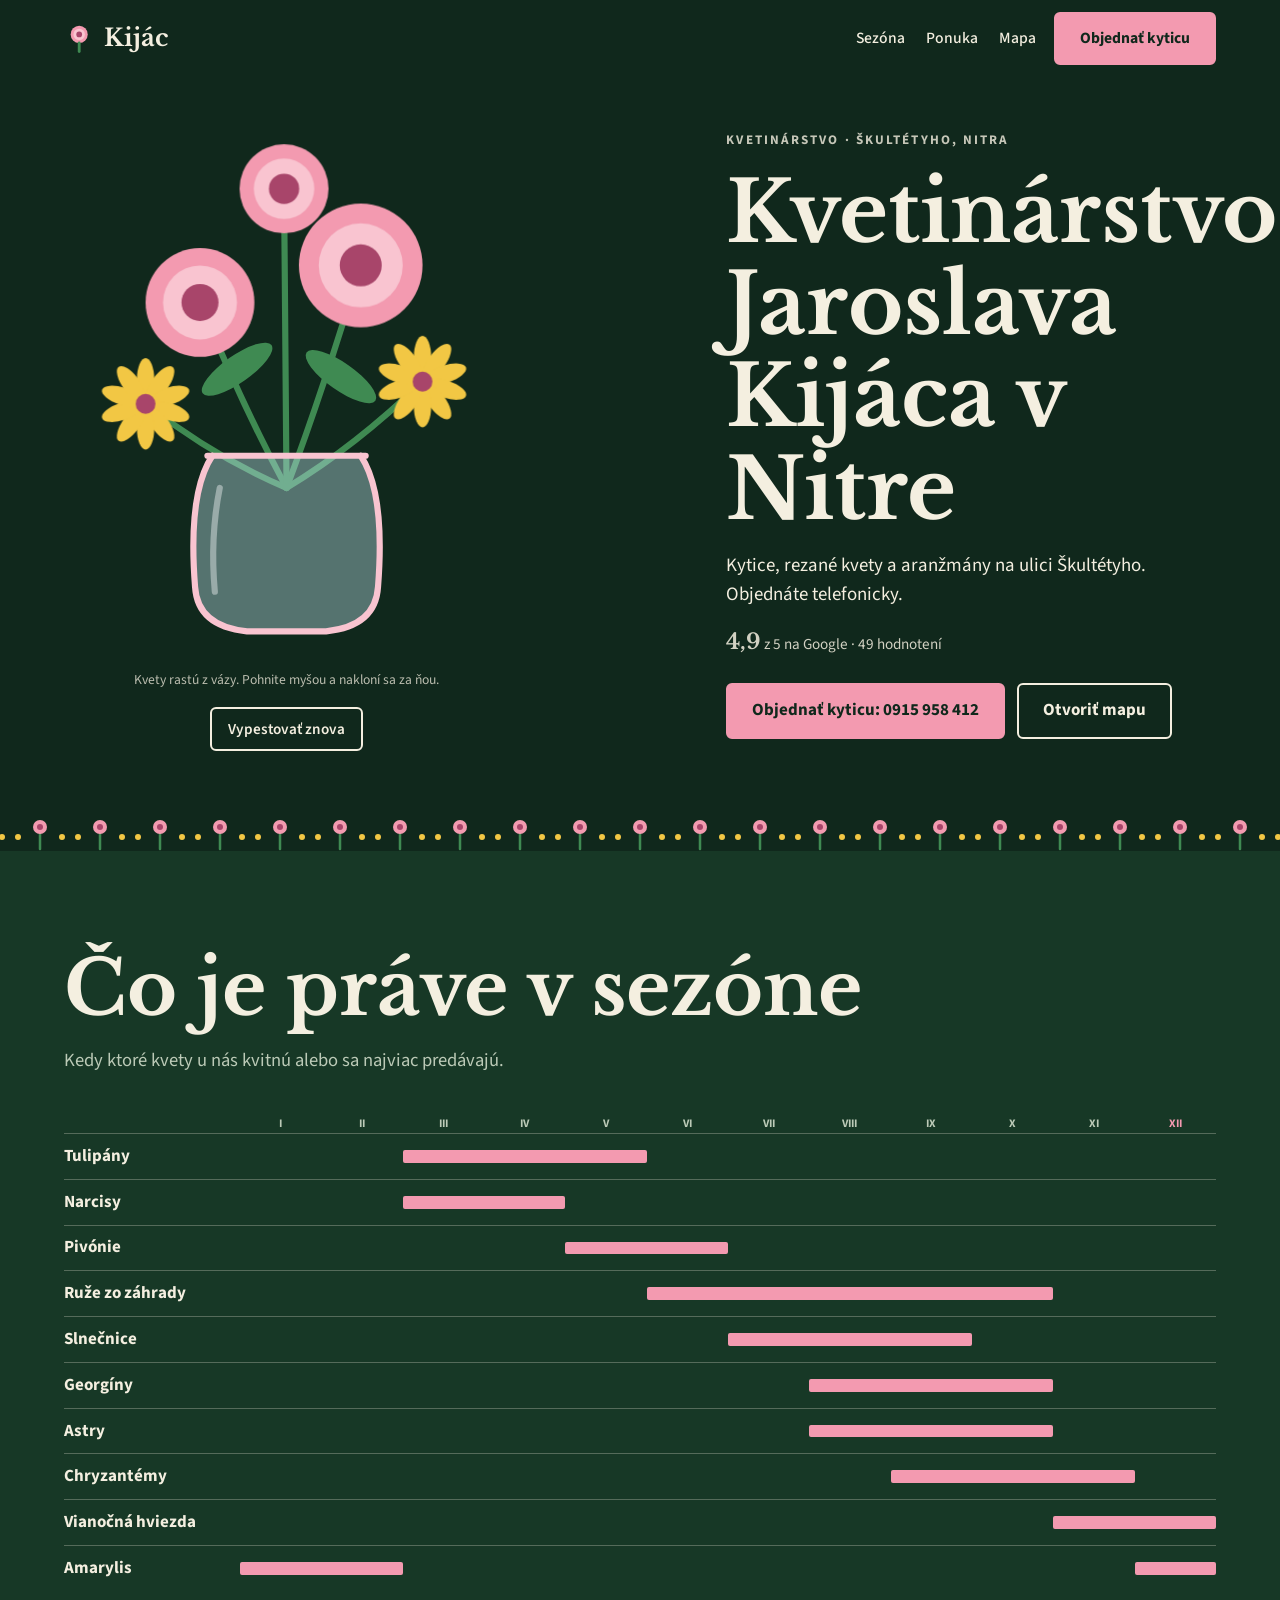
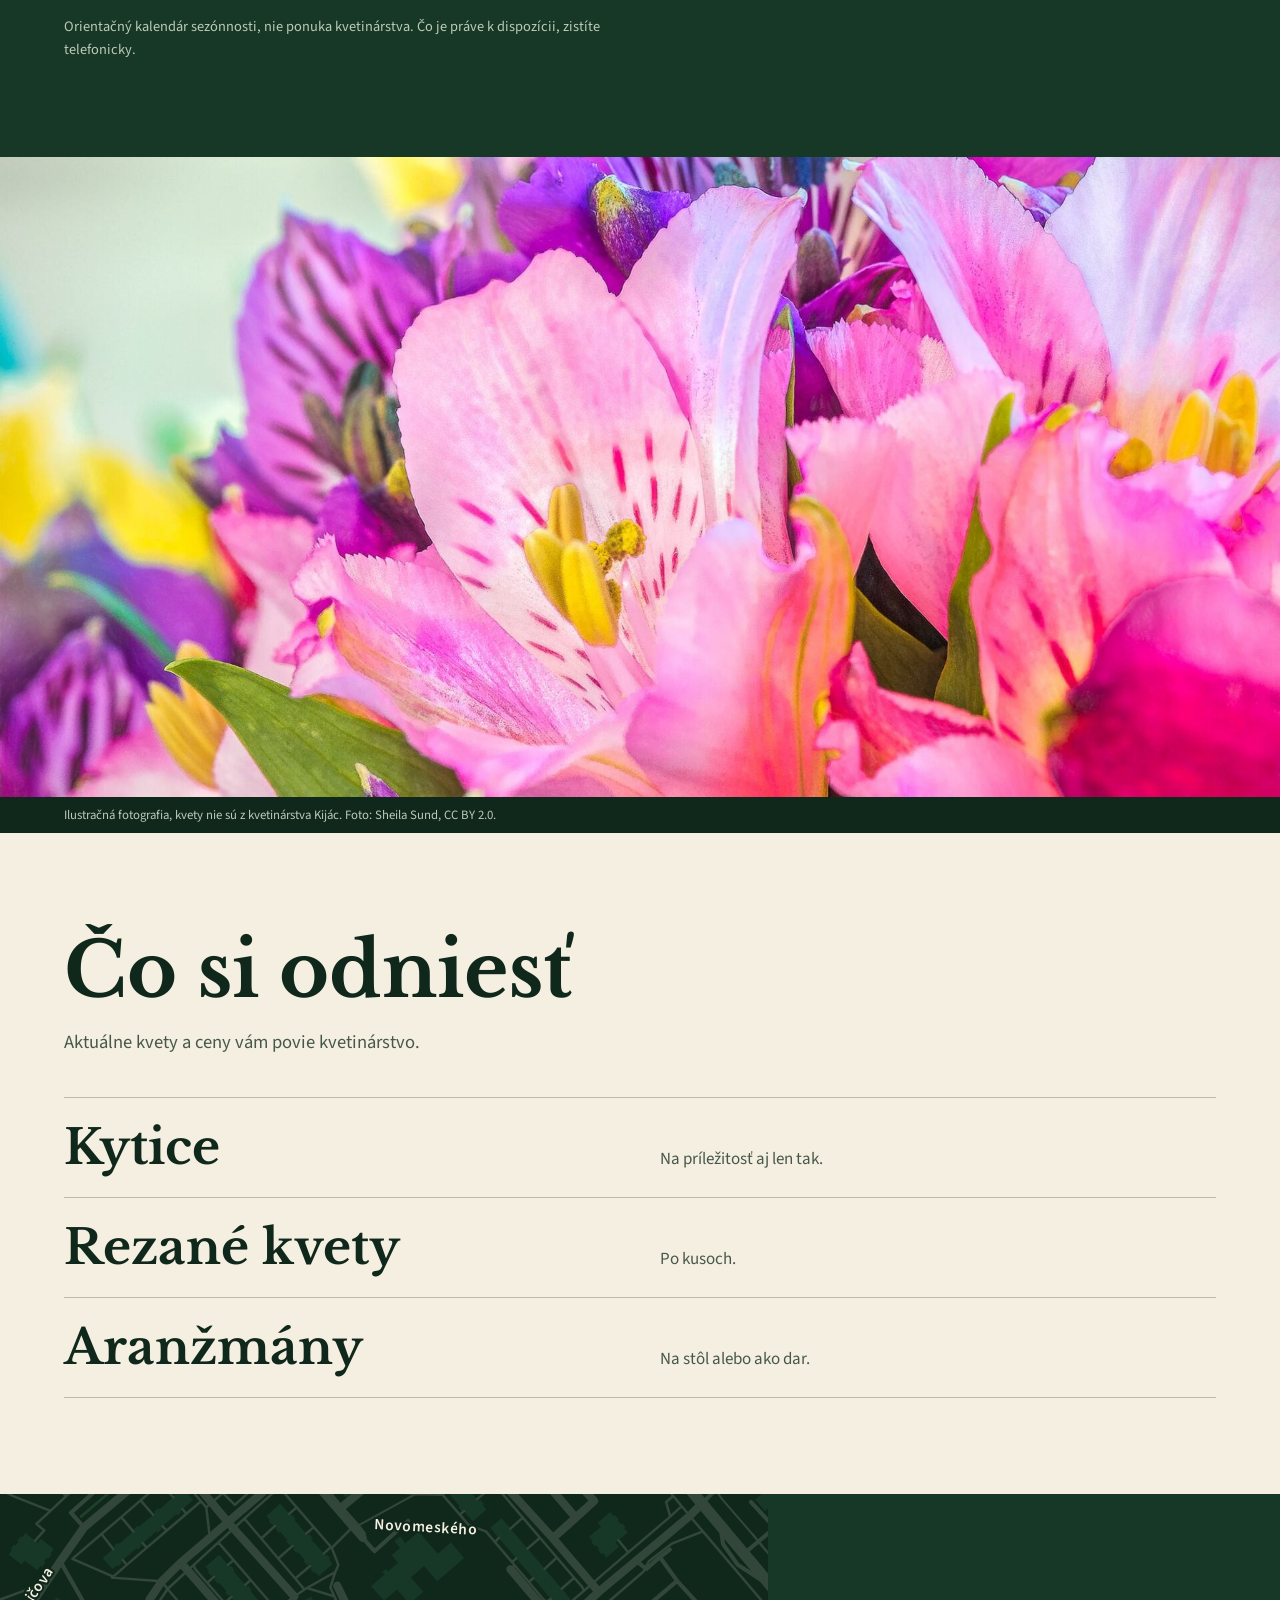
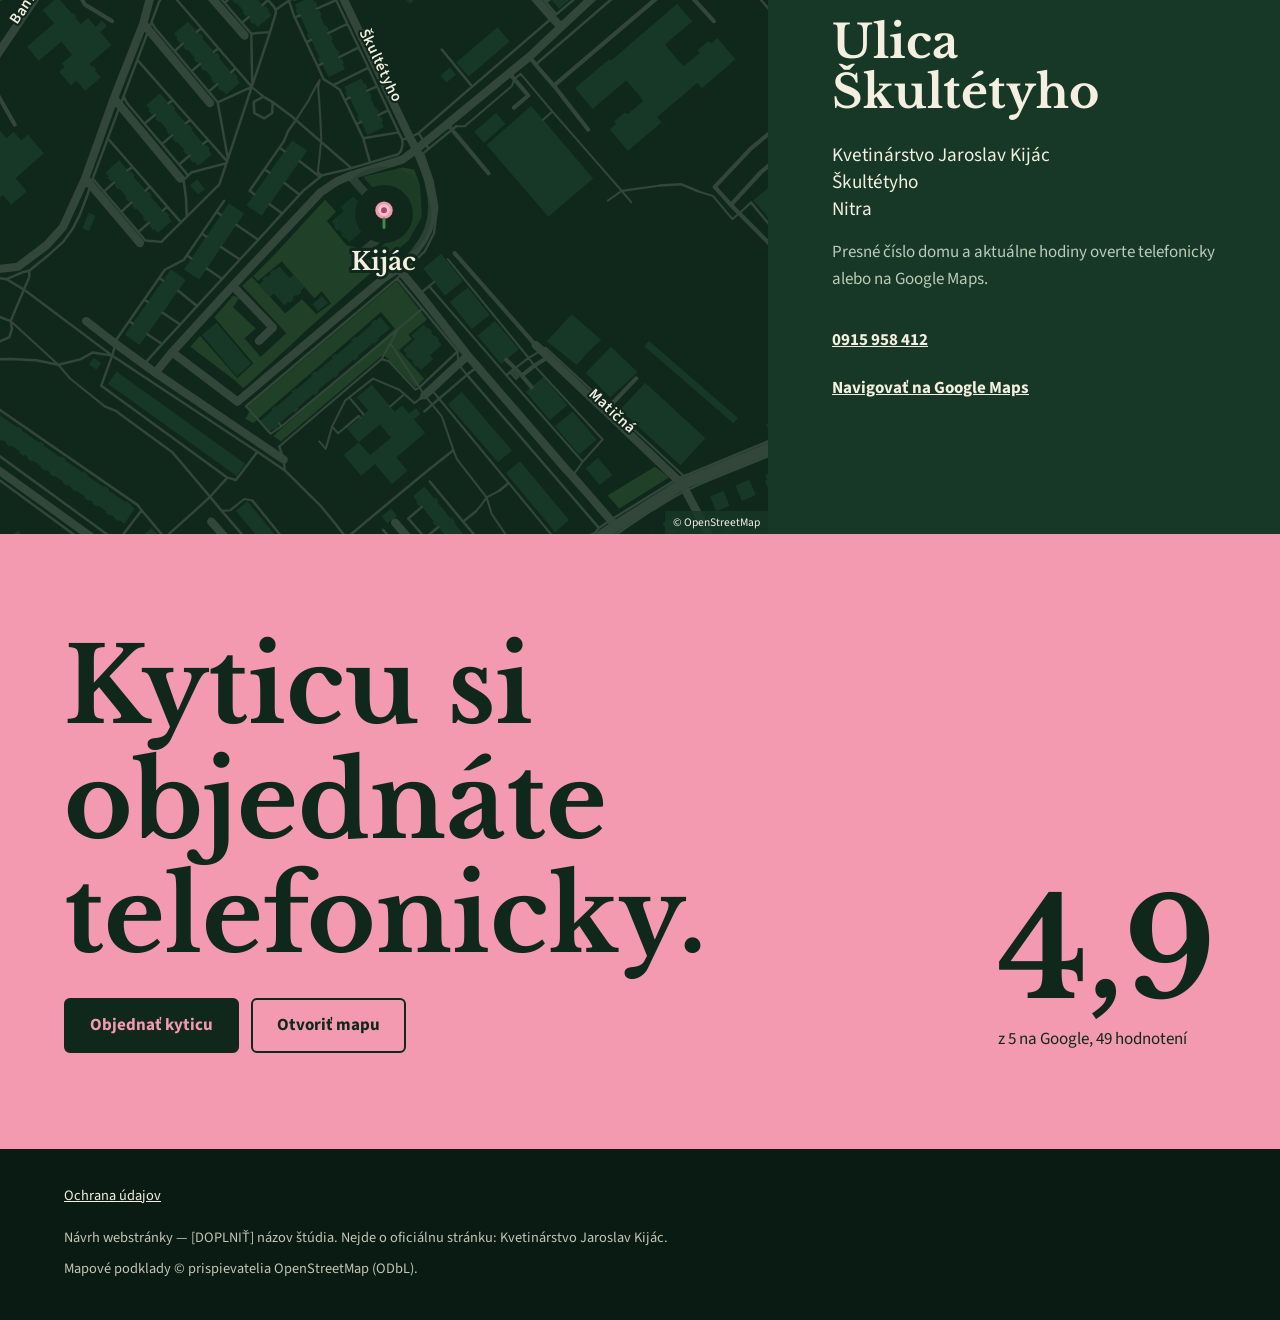
<file: index.html>
<!doctype html>
<html lang="sk">
<head>
  <meta charset="utf-8">
  <meta name="viewport" content="width=device-width, initial-scale=1">
  <title>Kvetinárstvo Jaroslav Kijác Nitra | Kvety na Škultétyho</title>
  <meta name="description" content="Kvetinárstvo Jaroslav Kijác na ulici Škultétyho v Nitre: kytice, rezané kvety a aranžmány. Hodnotenie 4,9 z 5.">
  <meta name="theme-color" content="#10281c">
  <meta property="og:type" content="website">
  <meta property="og:locale" content="sk_SK">
  <meta property="og:title" content="Kvetinárstvo Jaroslav Kijác Nitra | Kvety na Škultétyho">
  <meta property="og:description" content="Kvetinárstvo na ulici Škultétyho v Nitre.">
  <meta property="og:image" content="assets/og.jpg">
  <meta property="og:image:width" content="1200">
  <meta property="og:image:height" content="630">
  <meta property="og:image:alt" content="Sklenená váza s ružovými pivoňkami a žltými kvetmi na dlhých stonkách">
  <link rel="icon" href="assets/favicon.svg" type="image/svg+xml">
  <link rel="preconnect" href="https://fonts.googleapis.com">
  <link rel="preconnect" href="https://fonts.gstatic.com" crossorigin>
  <link href="https://fonts.googleapis.com/css2?family=Libre+Baskerville:wght@400;700&family=Source+Sans+3:wght@400;600;700&display=swap" rel="stylesheet">
  <link rel="stylesheet" href="style.css">
  <script defer src="idea.js"></script>
  <script defer src="site.js"></script>
  <script type="application/ld+json">
{
  "@context": "https://schema.org",
  "@type": "Florist",
  "name": "Kvetinárstvo Jaroslav Kijác",
  "address": {
    "@type": "PostalAddress",
    "streetAddress": "Škultétyho",
    "addressLocality": "Nitra",
    "addressCountry": "SK"
  },
  "telephone": "+421915958412"
}
  </script>
</head>
<body>
  <a class="skip-link" href="#ponuka">Preskočiť na obsah</a>

  <header class="topbar">
    <a class="brand" href="#top" aria-label="Kvetinárstvo Jaroslav Kijác, začiatok stránky"><svg class="brand-mark" viewBox="0 0 32 32" aria-hidden="true" focusable="false"><circle cx="16" cy="12" r="9" fill="#f39ab0"/><circle cx="16" cy="12" r="6" fill="#f9c4d0"/><circle cx="16" cy="12" r="3" fill="#a8456a"/><path d="M16 21 V30" stroke="#3f8a52" stroke-width="3" stroke-linecap="round"/></svg><span>Kijác</span></a>
    <nav class="topbar-nav" aria-label="Hlavná navigácia">
      <a href="#sezona">Sezóna</a>
      <a href="#ponuka">Ponuka</a>
      <a href="#hodiny">Mapa</a>
      <a class="button topbar-cta" href="tel:+421915958412">Objednať kyticu</a>
    </nav>
  </header>

  <main id="top">
    <section class="hero hero--reverse">

      <div class="hero-copy">
        <p class="hero-kicker">Kvetinárstvo · Škultétyho, Nitra</p>
        <h1>Kvetinárstvo Jaroslava Kijáca v Nitre</h1>
        <p class="hero-lede">Kytice, rezané kvety a aranžmány na ulici Škultétyho. Objednáte telefonicky.</p>
        <p class="hero-rating"><strong>4,9</strong> z 5 na Google · 49 hodnotení</p>
        <div class="actions">
          <a class="button" href="tel:+421915958412">Objednať kyticu: 0915 958 412</a>
          <a class="button button-ghost" href="https://www.google.com/maps/search/?api=1&amp;query=Kvetin%C3%A1rstvo%20Jaroslav%20Kij%C3%A1c%20%C5%A0kult%C3%A9tyho%20Nitra" rel="noopener">Otvoriť mapu</a>
        </div>
      </div>
      <div class="hero-art">
        <svg class="art vase" viewBox="0 0 360 440" role="img" aria-label="Sklenená váza s ružovými pivoňkami a žltými kvetmi na dlhých stonkách">
<g class="lean"><g class="sway">
<path class="sa4 stem" pathLength="1" style="--i:0" stroke-width="5" d="M180 300 Q145 235 110 150"/><path class="sa4 stem" pathLength="1" style="--i:1" stroke-width="5" d="M180 300 Q210 220 240 120"/><path class="sa4 stem" pathLength="1" style="--i:2" stroke-width="5" d="M180 300 Q179 189 178 58"/><path class="sa4 stem" pathLength="1" style="--i:3" stroke-width="5" d="M180 300 Q235 267 290 214"/><path class="sa4 stem" pathLength="1" style="--i:4" stroke-width="5" d="M180 300 Q123 276 66 232"/>
<ellipse class="fa4" cx="140" cy="204" rx="34" ry="11" transform="rotate(-35 140 204)"/>
<ellipse class="fa4" cx="224" cy="210" rx="34" ry="11" transform="rotate(35 224 210)"/>
<g class="bloom" style="--i:0"><circle class="fa1" cx="110" cy="150" r="44"/><circle class="fa2" cx="110" cy="150" r="29.92"/><circle class="fa5" cx="110" cy="150" r="14.96"/></g><g class="bloom" style="--i:1"><circle class="fa1" cx="240" cy="120" r="50"/><circle class="fa2" cx="240" cy="120" r="34.0"/><circle class="fa5" cx="240" cy="120" r="17.0"/></g><g class="bloom" style="--i:2"><circle class="fa1" cx="178" cy="58" r="36"/><circle class="fa2" cx="178" cy="58" r="24.48"/><circle class="fa5" cx="178" cy="58" r="12.24"/></g><g class="bloom" style="--i:3"><ellipse class="fa3" cx="290" cy="194" rx="7" ry="17" transform="rotate(0 290 214)"/><ellipse class="fa3" cx="290" cy="194" rx="7" ry="17" transform="rotate(36 290 214)"/><ellipse class="fa3" cx="290" cy="194" rx="7" ry="17" transform="rotate(72 290 214)"/><ellipse class="fa3" cx="290" cy="194" rx="7" ry="17" transform="rotate(108 290 214)"/><ellipse class="fa3" cx="290" cy="194" rx="7" ry="17" transform="rotate(144 290 214)"/><ellipse class="fa3" cx="290" cy="194" rx="7" ry="17" transform="rotate(180 290 214)"/><ellipse class="fa3" cx="290" cy="194" rx="7" ry="17" transform="rotate(216 290 214)"/><ellipse class="fa3" cx="290" cy="194" rx="7" ry="17" transform="rotate(252 290 214)"/><ellipse class="fa3" cx="290" cy="194" rx="7" ry="17" transform="rotate(288 290 214)"/><ellipse class="fa3" cx="290" cy="194" rx="7" ry="17" transform="rotate(324 290 214)"/><circle class="fa5" cx="290" cy="214" r="8"/></g><g class="bloom" style="--i:4"><ellipse class="fa3" cx="66" cy="212" rx="7" ry="17" transform="rotate(0 66 232)"/><ellipse class="fa3" cx="66" cy="212" rx="7" ry="17" transform="rotate(36 66 232)"/><ellipse class="fa3" cx="66" cy="212" rx="7" ry="17" transform="rotate(72 66 232)"/><ellipse class="fa3" cx="66" cy="212" rx="7" ry="17" transform="rotate(108 66 232)"/><ellipse class="fa3" cx="66" cy="212" rx="7" ry="17" transform="rotate(144 66 232)"/><ellipse class="fa3" cx="66" cy="212" rx="7" ry="17" transform="rotate(180 66 232)"/><ellipse class="fa3" cx="66" cy="212" rx="7" ry="17" transform="rotate(216 66 232)"/><ellipse class="fa3" cx="66" cy="212" rx="7" ry="17" transform="rotate(252 66 232)"/><ellipse class="fa3" cx="66" cy="212" rx="7" ry="17" transform="rotate(288 66 232)"/><ellipse class="fa3" cx="66" cy="212" rx="7" ry="17" transform="rotate(324 66 232)"/><circle class="fa5" cx="66" cy="232" r="8"/></g>
</g></g>
<path d="M120 274 Q100 304 106 380 Q108 412 148 416 H212 Q252 412 254 380 Q260 304 240 274Z" fill="var(--art-6)" opacity=".4"/>
<path class="sa2" d="M120 274 Q100 304 106 380 Q108 412 148 416 H212 Q252 412 254 380 Q260 304 240 274" stroke-width="5"/>
<path class="sa2" d="M116 274 H244" stroke-width="5"/>
<path d="M126 300 Q118 340 122 384" fill="none" stroke="#fff" stroke-width="5" opacity=".4" stroke-linecap="round"/>
        </svg>
<p class="idea-hint">Kvety rastú z vázy. Pohnite myšou a nakloní sa za ňou.</p>
<div class="controls"><button class="control" type="button" data-replay>Vypestovať znova</button></div>
      </div>
    </section>

    <div class="divider" aria-hidden="true"></div>

    <section class="block tone-alt " id="sezona">
      <div class="block-inner">
        <h2 class="block-title">Čo je práve v sezóne</h2><p class="block-lead">Kedy ktoré kvety u nás kvitnú alebo sa najviac predávajú.</p>
        <div class="calendar" role="img" aria-label="Kedy ktoré kvety u nás kvitnú alebo sa najviac predávajú."><div class="calendar-head"><span>I</span><span>II</span><span>III</span><span>IV</span><span>V</span><span>VI</span><span>VII</span><span>VIII</span><span>IX</span><span>X</span><span>XI</span><span>XII</span></div><div class="calendar-row"><span class="calendar-name">Tulipány</span><span class="calendar-bar" style="--from:3;--to:6"></span></div><div class="calendar-row"><span class="calendar-name">Narcisy</span><span class="calendar-bar" style="--from:3;--to:5"></span></div><div class="calendar-row"><span class="calendar-name">Pivónie</span><span class="calendar-bar" style="--from:5;--to:7"></span></div><div class="calendar-row"><span class="calendar-name">Ruže zo záhrady</span><span class="calendar-bar" style="--from:6;--to:11"></span></div><div class="calendar-row"><span class="calendar-name">Slnečnice</span><span class="calendar-bar" style="--from:7;--to:10"></span></div><div class="calendar-row"><span class="calendar-name">Georgíny</span><span class="calendar-bar" style="--from:8;--to:11"></span></div><div class="calendar-row"><span class="calendar-name">Astry</span><span class="calendar-bar" style="--from:8;--to:11"></span></div><div class="calendar-row"><span class="calendar-name">Chryzantémy</span><span class="calendar-bar" style="--from:9;--to:12"></span></div><div class="calendar-row"><span class="calendar-name">Vianočná hviezda</span><span class="calendar-bar" style="--from:11;--to:13"></span></div><div class="calendar-row"><span class="calendar-name">Amarylis</span><span class="calendar-bar" style="--from:1;--to:3"></span><span class="calendar-bar" style="--from:12;--to:13"></span></div></div>
        <p class="block-note">Orientačný kalendár sezónnosti, nie ponuka kvetinárstva. Čo je práve k dispozícii, zistíte telefonicky.</p>
      </div>
    </section>

    <section class="block tone-base ">
      <figure class="photo-band">
        <img src="assets/photos/kytica.jpg" width="1791" height="1280" alt="Zblízka ružové a fialové kvety v kytici" loading="lazy">
        <figcaption>Ilustračná fotografia, kvety nie sú z kvetinárstva Kijác. Foto: Sheila Sund, CC BY 2.0.</figcaption>
      </figure>
    </section>

    <section class="block tone-ink " id="ponuka">
      <div class="block-inner">
        <h2 class="block-title">Čo si odniesť</h2><p class="block-lead">Aktuálne kvety a ceny vám povie kvetinárstvo.</p>
        <ul class="rows"><li class="row"><h3 class="row-name">Kytice</h3><p class="row-text">Na príležitosť aj len tak.</p></li><li class="row"><h3 class="row-name">Rezané kvety</h3><p class="row-text">Po kusoch.</p></li><li class="row"><h3 class="row-name">Aranžmány</h3><p class="row-text">Na stôl alebo ako dar.</p></li></ul>
        
      </div>
    </section>

    <section class="block tone-alt " id="hodiny">
      <div class="place-grid">
        <div class="place-map"><svg class="street-map" viewBox="0 0 960 620" role="img" aria-label="Mapa okolia: Kvetinárstvo Jaroslav Kijác" preserveAspectRatio="xMidYMid slice">
  <rect width="960" height="620" fill="var(--bg)"/>
  <path d="M234.5 -20.7L235.3 -20.8L235.7 -20.6L236.2 -20.0L236.2 -19.4L236.1 -19.1L235.9 -18.7L235.5 -18.5L187.5 22.7L186.7 23.1L186.3 23.2L185.9 23.0L185.5 22.7L185.3 22.2L185.2 21.8L185.4 21.3L185.6 20.9L186.0 20.7L234.5 -20.7ZM696.6 582.6L717.3 570.1L742.5 554.9L756.2 565.1L708.0 595.4L696.6 582.6ZM460.2 274.0L462.4 277.4L501.4 318.3L464.1 355.1L452.6 342.2L443.7 340.2L424.6 316.9L433.6 307.9L422.9 296.2L374.7 348.6L353.4 370.0L357.8 374.8L380.9 355.7L412.5 391.5L419.8 384.5L428.8 396.8L414.5 407.2L400.5 392.6L384.3 406.5L369.6 390.3L359.0 378.3L352.0 370.9L342.7 379.4L347.7 384.8L385.4 425.6L360.4 448.5L353.6 454.7L337.9 469.2L301.8 427.9L292.5 438.6L336.0 471.5L343.7 478.9L393.3 433.6L401.0 426.0L454.6 378.0L504.0 335.4L516.8 312.4L514.9 282.4L509.3 267.0L497.8 265.0L460.2 274.0ZM315.6 410.1L334.0 389.1L339.5 391.4L333.8 400.3L355.7 420.9L344.8 430.3L360.4 448.5L353.6 454.7L315.6 410.1ZM492.3 375.0L521.7 412.3L503.6 427.0L507.0 431.2L494.3 441.9L518.9 469.7L510.7 478.0L481.5 447.9L477.7 447.4L380.3 530.1L372.7 525.0L490.6 421.2L477.0 405.0L353.4 512.4L345.7 508.3L349.2 502.4L348.6 496.2L492.3 375.0Z" fill="color-mix(in srgb, #4f8a4a 26%, var(--bg))"/>
  
  <path d="M795.8 584.0L808.7 578.4L814.7 592.5L802.0 598.0L795.8 584.0ZM740.6 666.6L744.0 670.6L740.6 673.4L737.3 669.4L740.6 666.6ZM820.5 573.3L833.7 567.5L840.2 582.0L826.9 588.0L820.5 573.3ZM260.1 620.0L253.3 625.7L248.2 619.8L255.1 614.1L260.1 620.0ZM1018.0 485.0L1030.4 480.2L1035.3 492.7L1023.0 497.7L1018.0 485.0ZM787.7 672.9L782.1 677.5L780.4 675.4L776.4 678.7L766.5 666.5L780.8 654.9L790.5 666.9L785.9 670.7L787.7 672.9ZM876.7 562.8L871.6 551.4L883.5 546.3L888.5 557.5L876.7 562.8ZM837.8 636.0L825.6 644.0L819.3 632.5L831.5 624.7L837.8 636.0ZM202.1 451.7L206.0 454.3L201.6 460.8L197.7 458.2L202.1 451.7ZM702.4 639.5L705.7 637.3L707.0 639.3L713.1 635.4L719.9 646.0L710.4 652.1L702.4 639.5ZM951.4 511.1L958.0 508.4L959.4 512.2L965.5 509.7L969.1 518.2L956.5 523.5L951.4 511.1ZM635.1 682.7L647.8 674.4L657.3 688.2L644.3 696.8L635.1 682.7ZM787.4 696.3L786.7 695.5L783.0 698.3L775.8 690.6L796.5 674.4L802.6 682.2L801.4 683.2L803.9 686.5L795.4 693.2L793.9 691.2L787.4 696.3ZM902.3 593.0L897.5 584.9L912.0 575.8L921.4 587.6L915.3 591.3L916.1 592.5L908.8 597.4L904.9 591.5L902.3 593.0ZM895.6 542.0L897.3 541.3L896.4 539.3L901.0 537.1L902.0 538.9L907.2 536.3L912.9 548.1L901.3 553.7L895.6 542.0ZM849.0 568.3L851.2 567.2L849.3 562.8L859.5 558.3L865.0 571.0L852.5 576.5L849.0 568.3ZM909.4 -46.7L909.7 -46.4L915.9 -51.5L923.7 -42.6L912.6 -32.6L904.1 -42.5L909.4 -46.7ZM931.8 617.0L936.0 622.5L941.3 629.6L929.7 638.3L920.4 625.4L931.8 617.0ZM739.7 619.0L747.5 631.1L734.7 639.3L727.3 627.9L733.4 624.2L731.6 621.1L734.4 619.5L735.7 621.5L739.7 619.0ZM931.8 617.0L938.2 612.3L942.4 617.8L936.0 622.5L931.8 617.0ZM576.7 241.0L567.5 230.3L588.5 212.1L597.6 222.8L576.7 241.0ZM985.2 497.8L991.6 495.3L993.0 498.7L998.8 496.3L1002.8 505.3L990.7 510.6L985.2 497.8ZM842.1 666.1L838.0 659.6L838.8 659.1L835.7 655.0L847.5 647.0L850.7 651.7L850.0 652.1L854.0 658.2L842.1 666.1ZM680.1 653.7L690.5 647.0L697.7 657.9L687.3 664.6L680.1 653.7ZM847.0 683.8L859.4 674.1L868.0 685.3L855.6 694.9L847.0 683.8ZM658.8 667.7L670.9 659.9L679.2 673.2L666.5 680.3L658.8 667.7ZM946.3 548.5L944.0 543.4L961.7 535.4L965.5 544.1L946.3 552.6L944.8 549.1L946.3 548.5ZM749.8 609.8L762.3 602.1L769.7 614.2L757.5 621.7L749.8 609.8ZM957.9 11.1L965.1 4.9L976.3 17.6L968.8 24.1L957.9 11.1ZM925.4 467.0L921.3 457.2L932.2 452.9L940.1 471.9L929.2 476.2L933.3 486.5L927.7 488.8L926.8 486.5L919.9 489.3L920.9 491.7L910.1 496.0L909.2 493.6L902.3 496.5L903.2 498.7L897.5 501.2L889.5 481.5L925.4 467.0ZM881.5 -30.0L890.7 -19.1L886.8 -15.4L895.4 -5.2L893.1 -3.4L937.1 48.9L939.4 47.1L948.1 57.5L952.2 54.0L961.6 65.0L921.5 98.9L912.3 87.9L916.3 84.1L907.6 74.1L909.9 72.1L865.8 19.8L863.6 21.6L855.1 11.5L848.9 16.4L839.6 5.3L881.5 -30.0ZM690.3 31.7L687.0 27.9L699.2 17.4L702.8 21.5L704.0 20.5L707.4 24.5L706.1 25.5L709.3 29.3L710.5 28.3L713.9 32.3L712.7 33.2L716.2 37.4L707.1 44.8L704.4 47.1L707.7 51.1L695.5 61.4L692.0 57.2L690.8 58.4L687.4 54.3L688.6 53.3L685.4 49.5L684.3 50.7L680.8 46.7L682.1 45.6L678.6 41.4L690.3 31.7ZM1023.6 457.9L1023.3 459.5L1020.3 458.7L1020.6 457.1L1000.2 424.7L1006.4 420.9L1006.7 421.4L1009.9 419.4L1009.6 418.9L1033.7 403.8L1055.0 438.2L1023.6 457.9ZM787.9 188.1L783.6 182.8L744.6 216.1L748.9 221.2L716.3 248.8L698.8 228.2L705.0 222.6L703.0 220.3L713.6 211.4L715.6 213.7L731.1 200.6L729.0 198.3L729.5 197.8L714.8 180.4L682.0 208.2L665.1 188.0L698.2 160.1L699.5 161.8L764.0 106.4L778.5 123.5L752.0 145.7L768.0 164.7L768.4 164.3L770.5 166.8L786.0 153.7L784.0 151.2L794.5 142.3L796.6 144.8L802.9 139.4L820.4 160.2L787.9 188.1ZM437.5 -26.7L434.3 -30.5L446.5 -41.0L450.1 -36.7L451.3 -37.9L454.6 -33.9L453.4 -32.7L456.6 -28.9L457.8 -30.1L461.3 -26.0L460.0 -25.0L463.5 -20.9L452.2 -11.2L455.5 -7.2L443.0 3.3L439.5 -0.8L438.3 0.2L434.9 -3.8L436.1 -5.0L432.9 -8.7L431.7 -7.6L428.3 -11.7L429.5 -12.7L426.0 -16.8L437.5 -26.7ZM598.3 -52.7L597.0 -51.5L593.7 -55.7L595.0 -56.7L591.9 -60.5L590.6 -59.5L587.3 -63.5L588.6 -64.5L585.2 -68.6L596.8 -78.3L593.6 -82.3L605.9 -92.6L609.4 -88.3L610.6 -89.5L613.9 -85.3L612.7 -84.3L615.8 -80.5L617.0 -81.7L620.3 -77.6L619.1 -76.6L622.5 -72.4L610.8 -62.7L614.0 -58.7L601.6 -48.6L598.3 -52.7ZM308.7 -95.4L310.0 -96.4L313.2 -92.3L312.0 -91.3L315.0 -87.3L316.3 -88.3L319.5 -84.3L318.2 -83.3L321.6 -79.0L309.7 -69.6L312.8 -65.6L300.3 -55.6L296.9 -59.9L295.6 -58.9L292.4 -63.1L293.7 -64.1L290.6 -67.9L289.4 -66.9L286.0 -71.0L287.3 -72.1L284.0 -76.2L295.9 -85.8L292.8 -89.7L305.4 -99.7L308.7 -95.4ZM375.8 -80.5L377.0 -81.4L380.4 -77.5L379.2 -76.3L382.4 -72.7L383.6 -73.7L387.0 -69.8L385.7 -68.7L389.3 -64.6L380.9 -57.2L377.8 -54.5L381.0 -50.8L368.9 -40.5L365.3 -44.6L364.1 -43.4L360.7 -47.4L361.9 -48.5L358.7 -52.1L357.5 -51.2L354.1 -55.1L355.3 -56.3L351.9 -60.2L363.4 -70.1L360.0 -74.1L372.3 -84.6L375.8 -80.5ZM681.6 -41.9L678.2 -45.6L690.1 -56.4L693.7 -52.3L695.0 -53.5L698.5 -49.6L697.3 -48.6L700.6 -45.0L701.7 -46.0L705.3 -42.0L704.1 -41.0L707.8 -36.9L696.5 -26.7L699.9 -22.9L688.1 -12.1L684.4 -16.0L683.3 -15.0L679.7 -19.0L680.9 -20.0L677.6 -23.8L676.4 -22.6L672.9 -26.5L674.1 -27.5L670.4 -31.6L681.6 -41.9ZM687.4 546.1L701.1 562.5L689.1 572.6L675.4 556.3L687.4 546.1ZM290.2 683.1L254.8 640.9L268.9 629.1L304.3 671.6L290.2 683.1ZM487.0 595.4L492.4 602.5L483.3 609.9L477.8 602.9L487.0 595.4ZM509.8 431.6L506.5 427.6L518.6 417.1L522.2 421.3L523.2 420.3L526.8 424.2L525.6 425.2L528.5 428.5L529.9 427.8L533.5 432.0L532.3 432.9L535.8 436.9L524.3 447.0L527.7 450.7L515.5 461.2L512.0 457.3L510.8 458.3L507.4 454.1L508.6 453.1L505.3 449.5L504.2 450.5L500.7 446.6L501.9 445.6L498.4 441.5L509.8 431.6ZM363.0 374.6L361.9 373.4L365.9 369.9L366.9 371.2L370.6 367.9L369.5 366.7L373.4 363.2L374.5 364.5L378.6 360.8L388.7 372.3L392.4 368.9L403.1 380.9L399.0 384.7L400.1 385.8L396.1 389.4L395.0 388.0L391.3 391.4L392.4 392.5L388.5 396.1L387.4 394.9L383.4 398.5L373.2 387.0L369.6 390.3L359.0 378.3L363.0 374.6ZM742.0 530.2L732.8 521.8L757.0 495.6L766.1 504.0L742.0 530.2ZM441.0 307.3L437.9 303.3L450.1 293.0L453.7 297.1L454.9 296.2L458.3 300.1L457.1 301.3L460.3 304.9L461.5 303.9L465.0 308.0L463.7 309.0L467.2 313.1L455.5 322.9L458.7 326.8L446.5 337.2L443.0 333.1L441.7 334.0L438.3 330.1L439.6 329.1L436.4 325.3L435.1 326.3L431.8 322.3L433.0 321.3L429.5 317.2L441.0 307.3ZM662.0 407.0L690.3 431.8L677.9 443.4L666.7 456.2L637.7 433.3L662.0 407.0ZM194.0 308.9L200.5 311.7L194.3 326.6L187.8 323.8L194.0 308.9ZM167.4 143.1L145.5 161.6L134.2 148.0L160.4 125.3L149.5 112.4L163.8 100.0L177.7 116.1L179.0 115.0L182.0 118.6L180.8 119.8L186.2 126.0L193.3 120.1L200.6 128.5L207.0 122.9L211.4 128.2L205.1 133.6L215.9 146.3L194.6 164.6L197.1 167.4L198.4 166.3L201.2 169.9L200.0 170.9L205.6 177.7L190.4 190.6L182.1 180.8L176.7 185.4L165.3 172.1L170.7 167.5L167.9 164.2L177.8 155.7L167.4 143.1ZM119.7 54.3L118.5 53.1L121.7 49.1L123.0 50.1L126.0 46.3L124.7 45.3L128.0 41.1L129.3 42.1L132.6 37.9L142.0 45.3L144.5 47.3L147.6 43.4L160.1 53.3L156.8 57.5L158.1 58.5L154.8 62.6L153.6 61.7L150.5 65.5L151.8 66.5L148.6 70.7L147.3 69.5L144.0 73.9L132.1 64.5L128.9 68.3L116.4 58.5L119.7 54.3ZM106.1 266.2L95.4 253.8L80.0 266.9L68.4 253.6L88.8 235.6L83.7 229.9L77.8 234.8L69.4 224.6L69.6 221.0L74.1 217.2L78.4 222.4L91.9 210.7L103.2 223.7L104.4 222.7L107.4 226.3L106.2 227.3L114.2 236.7L125.2 249.6L106.1 266.2ZM307.1 143.3L315.2 152.9L316.8 154.8L318.1 153.8L321.5 157.8L320.2 158.8L323.7 162.9L310.2 174.4L306.8 170.5L305.6 171.6L302.2 167.5L303.4 166.5L301.8 164.7L300.4 163.0L299.2 164.0L295.8 160.1L297.0 158.9L293.5 155.0L307.1 143.3ZM-29.0 456.0L-19.1 441.1L-10.9 446.7L-9.3 444.2L-5.3 446.9L-6.9 449.4L-2.2 452.5L-12.2 467.4L-29.0 456.0ZM480.5 78.0L478.5 75.5L482.0 72.6L484.0 75.0L493.6 66.6L487.5 59.3L495.7 52.2L490.2 45.8L495.4 41.2L500.9 47.7L513.6 36.6L532.2 58.0L544.9 46.9L557.7 61.9L531.6 84.6L518.8 69.8L506.0 80.9L518.1 94.7L504.9 106.4L492.6 92.5L480.0 103.4L467.6 89.3L480.5 78.0ZM15.0 659.4L28.7 647.8L32.5 652.3L34.7 650.5L37.8 654.3L35.7 656.1L42.0 663.7L28.4 675.2L15.0 659.4ZM593.9 23.4L602.5 33.5L610.6 43.0L599.6 52.3L591.3 42.6L582.9 32.7L593.9 23.4ZM71.5 86.9L78.2 81.2L86.0 90.1L79.4 95.8L71.5 86.9ZM535.8 594.4L524.7 603.5L516.7 593.7L515.5 592.3L514.3 593.3L510.9 589.1L512.2 588.2L508.2 583.2L519.2 574.1L528.4 585.4L529.8 584.5L532.9 588.4L531.7 589.4L535.8 594.4ZM229.8 589.3L230.5 588.0L234.9 591.2L234.1 592.3L238.5 595.3L228.4 610.0L223.6 606.7L222.8 607.9L218.7 605.0L219.5 603.9L215.5 601.1L214.7 602.2L210.3 599.2L211.1 598.1L207.1 595.3L217.2 580.5L229.8 589.3ZM-0.3 548.1L17.7 531.2L29.9 544.2L22.6 551.2L24.5 553.2L21.0 556.5L19.0 554.5L11.9 561.2L-0.3 548.1ZM427.2 471.2L418.0 460.5L430.0 450.0L428.9 448.9L432.8 445.5L433.9 446.7L437.3 443.7L446.6 454.6L435.2 464.3L436.4 465.2L432.3 468.8L431.2 467.8L427.2 471.2ZM151.4 -25.0L150.3 -26.2L154.6 -29.9L155.7 -28.8L159.5 -31.9L171.0 -18.4L167.0 -14.9L168.0 -13.7L164.0 -10.2L162.9 -11.5L161.2 -10.0L159.4 -8.5L160.5 -7.2L156.4 -3.8L155.4 -5.0L151.3 -1.6L139.8 -14.9L149.4 -23.3L151.4 -25.0ZM292.2 282.3L298.9 276.5L306.4 285.8L300.0 291.1L292.2 282.3ZM-2.2 452.5L5.9 458.0L7.4 455.5L11.4 458.2L9.9 460.6L14.8 463.9L4.8 478.8L-12.2 467.4L-2.2 452.5ZM-45.9 444.7L-35.9 429.8L-31.2 432.9L-29.7 430.4L-25.7 433.3L-27.2 435.6L-19.1 441.1L-29.0 456.0L-45.9 444.7ZM561.8 -4.2L549.1 6.8L540.8 -2.8L540.0 -3.7L538.8 -2.7L535.3 -6.7L536.6 -7.9L532.4 -12.8L544.5 -23.1L553.3 -13.4L554.8 -11.8L556.0 -12.9L559.6 -9.0L558.4 -7.9L561.8 -4.2ZM353.0 617.2L336.6 597.8L347.6 588.6L364.0 608.1L353.0 617.2ZM11.5 643.4L13.7 641.6L16.8 645.4L14.6 647.2L18.4 651.6L4.9 663.1L-8.4 647.3L5.2 635.9L11.5 643.4ZM-35.7 196.3L-51.3 188.2L-44.4 174.9L-45.9 174.2L-43.4 169.3L-42.0 170.1L-39.5 165.5L-23.9 173.6L-26.3 178.3L-24.9 179.0L-27.3 183.9L-28.8 183.1L-30.9 187.0L-29.5 187.8L-31.9 192.6L-33.3 191.9L-35.7 196.3ZM410.8 397.3L419.8 389.6L425.6 396.1L416.5 403.9L410.8 397.3ZM427.2 471.2L416.7 479.9L415.8 481.1L416.9 481.9L412.9 485.8L411.8 484.5L407.8 487.8L398.6 477.1L410.6 466.8L409.5 465.5L413.5 462.1L414.6 463.4L418.0 460.5L427.2 471.2ZM315.4 352.2L308.3 362.7L300.9 373.5L286.3 363.7L293.5 353.1L300.8 342.3L315.4 352.2ZM337.3 78.5L345.6 88.1L347.1 89.9L348.3 88.7L351.7 92.7L350.5 93.8L354.1 98.0L340.7 109.4L337.3 105.5L336.1 106.7L332.7 102.5L333.9 101.5L332.3 99.7L330.9 98.1L329.7 99.1L326.2 95.1L327.4 94.1L323.9 90.0L337.3 78.5ZM81.5 508.4L77.3 505.5L76.5 506.7L72.2 503.7L73.0 502.6L68.9 499.9L68.2 501.0L63.8 498.1L64.6 496.7L60.1 493.8L70.1 479.0L83.1 488.0L83.9 486.9L88.3 489.9L87.5 491.0L91.5 493.8L81.5 508.4ZM-78.7 419.2L-68.7 404.3L-60.4 409.8L-58.8 407.5L-54.9 410.2L-56.4 412.5L-51.5 415.7L-53.1 418.2L-61.6 430.8L-78.7 419.2ZM369.7 637.0L353.0 617.2L364.0 608.1L372.9 619.0L374.0 620.0L380.6 627.9L369.7 637.0ZM633.0 91.4L643.9 82.1L652.2 91.8L660.6 101.7L649.8 111.2L641.7 101.6L633.0 91.4ZM562.0 176.8L550.2 163.0L589.9 129.1L601.6 143.0L562.0 176.8ZM112.2 508.1L102.1 522.9L98.0 520.0L97.1 521.1L93.0 518.3L93.9 517.2L89.9 514.4L89.1 515.5L84.8 512.5L85.6 511.4L81.5 508.4L91.5 493.8L103.8 502.3L104.6 501.2L108.9 504.2L108.1 505.3L112.2 508.1ZM190.6 -35.2L186.5 -31.7L187.6 -30.4L183.5 -27.0L182.5 -28.3L180.7 -26.7L179.0 -25.2L180.0 -24.0L176.0 -20.5L175.0 -21.8L171.0 -18.4L159.5 -31.9L169.1 -40.1L171.0 -41.6L169.9 -43.0L173.9 -46.3L174.9 -45.2L179.0 -48.8L190.6 -35.2ZM11.9 561.2L4.7 568.1L6.6 570.0L3.1 573.5L1.1 571.4L-6.2 578.4L-18.4 565.3L-0.3 548.1L11.9 561.2ZM295.6 533.8L303.9 522.1L324.8 537.1L316.4 548.8L295.6 533.8ZM263.5 32.8L264.6 33.9L260.5 37.5L259.4 36.2L255.9 39.3L246.7 28.4L256.3 20.1L258.2 18.5L257.2 17.2L261.2 13.8L262.3 15.0L266.1 11.8L275.4 22.7L265.4 31.1L263.5 32.8ZM315.3 321.0L329.8 330.9L322.2 342.1L315.4 352.2L300.8 342.3L307.9 331.9L315.3 321.0ZM11.7 348.4L12.6 347.1L16.9 350.0L16.0 351.4L20.5 354.5L12.2 366.2L-0.3 357.4L-1.2 358.8L-5.6 355.8L-4.6 354.4L-9.0 351.5L-0.7 339.7L11.7 348.4ZM398.0 116.7L396.5 117.4L394.3 112.6L395.7 112.0L393.5 107.2L409.6 99.6L411.9 104.3L413.4 103.7L415.6 108.4L414.1 109.1L415.0 111.1L416.0 113.4L417.5 112.7L419.7 117.5L418.3 118.1L420.5 122.9L404.5 130.6L398.5 117.8L398.0 116.7ZM540.8 623.2L532.7 613.2L531.4 611.6L530.1 612.6L526.8 608.7L528.0 607.5L524.7 603.5L535.8 594.4L544.5 605.0L545.8 604.0L549.1 608.1L547.8 609.1L551.9 614.1L540.8 623.2ZM165.3 566.4L175.4 551.8L187.9 560.4L188.7 559.3L193.0 562.3L192.3 563.4L196.3 566.2L186.2 581.0L181.8 577.8L181.0 579.0L176.9 576.1L177.7 575.0L173.7 572.2L172.9 573.5L168.6 570.3L169.3 569.2L165.3 566.4ZM-64.3 253.9L-62.7 253.5L-61.5 258.8L-63.1 259.1L-62.0 263.6L-60.4 263.3L-59.2 268.3L-60.8 268.8L-59.6 274.0L-76.8 278.0L-80.3 263.3L-81.9 263.8L-83.1 258.5L-81.5 258.2L-82.8 252.7L-65.5 248.7L-64.3 253.9ZM233.3 489.3L212.6 474.5L220.9 462.6L241.7 477.6L233.3 489.3ZM240.6 277.6L227.1 289.3L223.5 285.2L222.3 286.2L218.9 282.2L220.0 281.1L218.5 279.3L217.1 277.6L215.8 278.8L212.3 274.7L213.6 273.6L210.1 269.7L223.6 258.0L231.8 267.6L233.6 269.6L234.8 268.4L238.6 272.8L237.3 273.8L240.6 277.6ZM616.3 72.0L627.3 62.6L635.7 72.5L643.9 82.1L633.0 91.4L624.6 81.6L616.3 72.0ZM-49.9 538.5L-61.4 525.0L-53.9 518.7L-55.7 516.3L-52.1 513.2L-50.2 515.5L-42.5 508.8L-31.0 522.3L-49.9 538.5ZM423.3 59.7L424.5 58.7L428.0 62.6L426.8 63.6L430.2 67.8L417.0 79.4L413.4 75.5L412.2 76.5L408.7 72.5L409.9 71.5L408.4 69.8L406.9 68.1L405.7 69.1L402.2 65.1L403.4 64.1L399.9 60.0L413.3 48.2L421.6 57.7L423.3 59.7ZM551.9 614.1L560.5 624.8L561.0 625.1L562.3 624.1L565.6 628.3L564.4 629.3L568.4 634.2L557.3 643.4L549.4 633.5L548.0 631.8L546.7 633.0L543.3 628.8L544.6 627.8L540.8 623.2L551.9 614.1ZM643.5 587.5L629.9 599.0L614.0 580.0L627.6 568.5L643.5 587.5ZM543.8 168.0L549.8 174.9L540.5 182.7L534.7 176.1L543.8 168.0ZM474.7 430.1L474.0 431.0L474.9 432.0L470.8 435.6L470.1 434.4L465.9 438.0L456.6 427.1L468.6 416.6L467.6 415.5L471.5 412.1L472.6 413.2L476.5 409.9L485.8 420.9L474.7 430.1ZM124.9 516.9L125.7 515.8L130.0 518.8L129.3 519.9L133.3 522.7L123.2 537.5L118.9 534.5L118.1 535.6L113.7 532.6L114.5 531.5L110.5 528.7L109.7 529.8L105.3 526.8L106.1 525.7L102.1 522.9L112.2 508.1L124.9 516.9ZM237.8 34.0L241.8 30.4L242.8 31.8L246.7 28.4L255.9 39.3L246.1 47.6L244.3 49.2L245.3 50.3L241.3 53.9L240.2 52.6L236.4 55.9L227.2 45.0L237.3 36.4L238.8 35.1L237.8 34.0ZM-61.4 525.0L-49.9 538.5L-68.8 554.7L-80.4 541.2L-72.6 534.5L-74.5 532.4L-70.8 529.2L-68.9 531.3L-61.4 525.0ZM283.2 507.3L274.8 519.0L254.1 504.2L262.4 492.4L283.2 507.3ZM282.8 16.3L283.8 17.5L279.8 21.0L278.8 19.7L275.4 22.7L266.1 11.8L276.0 3.2L277.8 1.7L276.7 0.6L280.7 -2.8L281.8 -1.7L285.8 -5.1L295.0 5.8L284.7 14.7L282.8 16.3ZM266.5 224.2L263.0 220.3L261.8 221.3L258.4 217.3L259.6 216.2L257.9 214.2L256.6 212.7L255.4 213.9L252.0 209.7L253.2 208.7L249.7 204.6L263.1 193.0L271.3 202.6L273.0 204.7L274.2 203.5L278.0 208.0L276.7 209.0L279.9 212.8L266.5 224.2ZM46.0 365.4L46.5 363.9L51.5 365.6L50.9 367.1L56.0 368.9L51.2 382.5L36.8 377.4L36.3 378.8L31.3 377.0L31.9 375.5L27.0 373.8L31.7 360.3L46.0 365.4ZM399.9 60.0L396.5 56.0L395.3 57.2L391.8 53.3L393.1 52.1L391.4 50.3L390.0 48.7L388.8 49.8L385.3 45.7L386.6 44.7L383.0 40.7L396.4 28.9L404.7 38.4L406.3 40.3L407.5 39.1L411.0 43.1L409.7 44.2L413.3 48.2L399.9 60.0ZM389.2 638.6L390.4 639.4L397.3 647.5L386.3 656.8L369.7 637.0L380.6 627.9L389.2 638.6ZM28.4 675.2L42.0 663.7L45.6 668.0L47.8 666.2L50.9 669.8L48.7 671.6L55.0 679.2L41.4 690.7L28.4 675.2ZM397.5 496.4L396.4 497.7L397.5 499.0L393.5 502.4L392.4 501.3L388.5 504.5L379.3 493.9L391.3 483.4L390.2 482.3L394.2 478.9L395.2 480.1L398.6 477.1L407.8 487.8L397.5 496.4ZM329.7 299.5L344.4 309.5L337.0 320.4L329.8 330.9L315.3 321.0L322.1 310.9L329.7 299.5ZM296.6 232.2L283.2 243.9L279.8 239.9L278.6 240.9L275.2 237.0L276.4 235.8L274.7 233.8L273.4 232.3L272.2 233.5L268.8 229.4L270.0 228.4L266.5 224.2L279.9 212.8L288.0 222.2L289.7 224.1L290.9 223.1L294.3 227.1L293.1 228.1L296.6 232.2ZM426.4 132.0L425.0 132.6L426.0 134.8L426.9 136.7L428.4 136.0L430.6 140.8L429.1 141.7L431.3 146.2L415.3 153.7L409.4 141.2L408.9 140.3L407.5 140.9L405.3 136.2L406.8 135.5L404.5 130.6L420.5 122.9L422.7 127.9L424.2 127.2L426.4 132.0ZM165.3 566.4L160.9 563.4L160.1 564.5L156.0 561.7L156.8 560.5L152.8 557.7L152.0 558.8L147.6 555.9L148.4 554.7L144.4 551.9L154.4 537.3L166.9 546.0L167.8 544.7L172.1 547.8L171.3 549.0L175.4 551.8L165.3 566.4ZM490.4 501.7L476.1 513.8L455.5 531.1L444.4 517.7L456.7 507.3L460.2 504.2L464.8 500.3L453.8 487.5L468.1 475.4L486.0 496.5L490.4 501.7ZM437.2 155.3L435.8 156.0L436.7 158.0L437.7 160.0L439.2 159.4L441.3 164.2L439.9 164.8L442.2 169.8L426.2 177.2L420.2 164.3L419.8 163.4L418.3 164.1L416.1 159.3L417.6 158.6L415.3 153.7L431.3 146.2L433.5 151.0L435.0 150.4L437.2 155.3ZM29.3 19.7L47.5 21.1L43.6 73.3L25.4 71.9L29.3 19.7ZM-34.5 616.2L-47.9 600.4L-34.3 588.9L-30.4 593.5L-28.2 591.7L-25.1 595.5L-27.3 597.3L-20.9 604.9L-34.5 616.2ZM437.3 443.7L449.3 433.4L448.2 432.1L452.2 428.7L453.3 429.9L456.6 427.1L465.9 438.0L455.5 446.5L454.6 447.7L455.6 448.6L451.5 452.2L450.6 451.0L446.6 454.6L437.3 443.7ZM210.3 -52.1L198.7 -65.6L208.1 -73.7L210.0 -75.3L208.9 -76.4L212.9 -79.8L214.0 -78.6L218.0 -82.2L229.6 -68.7L225.6 -65.2L226.6 -63.8L222.7 -60.4L221.6 -61.8L220.1 -60.5L218.1 -58.8L219.2 -57.5L215.2 -54.1L214.1 -55.3L210.3 -52.1ZM361.7 280.5L376.2 290.6L369.2 300.6L361.5 311.6L346.9 301.5L354.4 290.9L361.7 280.5ZM94.4 382.7L94.9 381.2L99.9 382.9L99.4 384.6L104.4 386.3L99.6 399.8L85.2 394.7L84.7 396.2L79.7 394.5L80.3 392.8L75.3 391.1L80.2 377.6L94.4 382.7ZM346.4 118.7L343.0 114.6L344.2 113.6L340.7 109.4L354.1 98.0L362.3 107.5L363.9 109.5L365.2 108.3L368.6 112.4L367.4 113.4L370.9 117.6L357.6 129.0L354.1 124.9L352.9 126.1L349.4 122.0L350.6 121.0L349.1 119.2L347.6 117.5L346.4 118.7ZM574.3 531.7L587.7 520.1L603.9 539.0L590.4 550.5L574.3 531.7ZM598.1 560.8L611.7 549.5L627.6 568.5L614.0 580.0L598.1 560.8ZM123.2 537.5L133.3 522.7L146.0 531.5L146.8 530.4L151.2 533.4L150.4 534.5L154.4 537.3L144.4 551.9L139.8 548.8L139.0 549.9L134.8 547.1L135.7 545.9L131.6 543.3L130.9 544.4L126.5 541.4L127.3 540.1L123.2 537.5ZM-32.5 151.9L-33.9 151.1L-31.4 146.5L-30.0 147.2L-27.5 142.4L-11.9 150.6L-14.4 155.4L-12.9 156.2L-15.4 160.8L-16.8 160.1L-18.9 164.2L-17.5 164.9L-19.9 169.5L-21.4 168.8L-23.9 173.6L-39.5 165.5L-32.5 151.9ZM258.6 384.7L273.1 395.0L265.5 405.6L258.1 416.0L243.7 405.8L251.2 395.3L258.6 384.7ZM318.9 187.1L320.1 186.1L318.6 184.2L317.1 182.5L315.9 183.7L312.4 179.5L313.7 178.5L310.2 174.4L323.7 162.9L331.9 172.7L333.5 174.6L334.8 173.4L338.2 177.6L337.0 178.6L340.5 182.7L327.1 194.2L323.5 190.1L322.3 191.1L318.9 187.1ZM233.3 489.3L241.7 477.6L262.4 492.4L254.1 504.2L233.3 489.3ZM390.8 269.6L376.4 259.5L383.6 249.3L391.1 238.7L405.5 248.6L398.3 258.9L390.8 269.6ZM383.0 40.7L379.5 36.6L378.3 37.6L374.8 33.7L376.0 32.7L374.4 30.8L373.0 29.2L371.8 30.2L368.3 26.3L369.5 25.3L366.0 21.2L379.5 9.3L388.1 19.3L389.4 20.8L390.7 19.8L394.4 24.1L393.2 25.1L396.4 28.9L383.0 40.7ZM47.4 574.5L66.3 558.3L77.9 571.8L70.2 578.5L72.0 580.7L68.3 583.8L66.5 581.7L59.0 588.0L47.4 574.5ZM315.7 83.1L317.0 81.9L315.4 80.0L314.0 78.5L312.8 79.7L309.3 75.5L310.5 74.5L307.0 70.4L320.4 58.9L328.8 68.7L330.3 70.4L331.6 69.3L335.3 73.7L334.1 74.7L337.3 78.5L323.9 90.0L320.4 85.9L319.2 87.1L315.7 83.1ZM558.1 512.9L542.0 494.2L555.4 482.5L571.6 501.3L558.1 512.9ZM-34.5 616.2L-20.9 604.9L-17.3 609.0L-15.2 607.2L-12.1 611.0L-14.2 612.8L-7.9 620.4L-21.5 631.8L-34.5 616.2ZM388.5 504.5L378.3 512.8L377.0 514.3L378.1 515.7L374.1 519.0L373.0 517.9L369.3 521.0L360.1 510.5L371.9 500.2L370.9 498.9L374.9 495.6L375.9 496.7L379.3 493.9L388.5 504.5ZM190.6 -35.2L179.0 -48.8L188.8 -57.0L190.6 -58.6L189.6 -59.8L193.6 -63.4L194.6 -62.0L198.7 -65.6L210.3 -52.1L206.2 -48.5L207.3 -47.4L203.2 -43.8L202.2 -45.1L200.5 -43.7L198.7 -42.2L199.8 -40.8L195.7 -37.5L194.7 -38.6L190.6 -35.2ZM285.3 147.9L286.5 146.7L285.0 145.0L283.5 143.3L282.3 144.4L278.8 140.3L280.1 139.3L276.6 135.2L290.3 123.7L298.6 133.4L300.2 135.2L301.4 134.2L305.1 138.5L303.9 139.7L307.1 143.3L293.5 155.0L290.0 150.8L288.7 151.9L285.3 147.9ZM838.0 296.8L898.7 245.0L937.1 290.3L936.6 290.7L957.4 315.5L897.7 366.2L891.3 358.8L889.0 360.6L887.2 358.5L889.3 356.5L876.8 341.7L876.3 342.0L838.0 296.8ZM75.3 391.1L61.0 386.0L60.4 387.5L55.4 385.6L56.0 384.2L51.2 382.5L56.0 368.9L70.1 374.0L70.6 372.4L75.6 374.3L75.1 375.7L80.2 377.6L75.3 391.1ZM-8.5 332.3L-4.2 335.2L-5.1 336.6L-0.7 339.7L-9.0 351.5L-21.4 342.6L-22.3 344.0L-26.7 341.0L-25.8 339.7L-29.9 336.7L-21.6 324.9L-9.4 333.6L-8.5 332.3ZM520.5 -49.4L521.7 -50.3L525.3 -46.4L524.1 -45.4L527.2 -42.1L515.7 -32.3L507.3 -42.1L506.7 -42.8L505.5 -41.8L502.0 -45.8L503.2 -46.7L499.0 -51.9L509.7 -61.2L518.6 -51.5L520.5 -49.4ZM494.4 659.4L504.3 671.0L505.5 669.8L508.9 673.9L507.7 674.9L511.4 679.2L500.5 688.5L490.9 677.3L489.6 678.5L486.2 674.4L487.4 673.4L483.6 668.7L494.4 659.4ZM934.5 -31.5L962.3 1.5L954.1 8.2L926.4 -24.8L928.2 -26.2L927.8 -26.7L928.6 -27.5L929.0 -27.0L934.5 -31.5ZM558.1 512.9L571.6 501.3L587.7 520.1L574.3 531.7L558.1 512.9ZM145.1 668.0L134.2 655.3L127.5 661.1L127.3 660.9L114.0 672.6L102.4 659.2L115.7 647.6L114.7 646.2L118.0 643.5L118.9 644.6L122.3 641.6L111.3 629.0L125.4 616.6L139.5 632.8L140.7 631.9L143.4 635.2L142.3 636.1L148.2 642.9L155.2 636.8L162.1 644.7L168.6 639.1L172.9 644.4L166.5 649.8L177.8 663.0L156.7 681.3L159.1 684.1L160.2 683.2L163.1 686.5L162.1 687.4L167.8 694.2L152.9 707.2L130.2 680.9L145.1 668.0ZM243.1 437.0L228.8 426.8L236.4 416.0L243.7 405.8L258.1 416.0L250.7 426.4L243.1 437.0ZM376.4 259.5L390.8 269.6L383.6 280.0L376.2 290.6L361.7 280.5L369.0 270.1L376.4 259.5ZM273.1 395.0L258.6 384.7L265.9 374.5L273.7 363.5L288.1 374.0L280.6 384.4L273.1 395.0ZM249.7 317.8L246.2 313.8L247.5 312.8L243.9 308.7L257.4 297.1L265.8 306.8L267.3 308.6L268.6 307.6L272.1 311.5L270.8 312.7L274.3 316.7L260.9 328.3L257.5 324.4L256.2 325.4L252.7 321.4L253.9 320.2L252.4 318.5L250.9 316.8L249.7 317.8ZM537.7 -30.5L538.9 -31.6L542.5 -27.7L541.3 -26.5L544.5 -23.1L532.4 -12.8L524.0 -22.5L523.4 -23.2L522.2 -22.2L518.7 -26.3L519.9 -27.3L515.7 -32.3L527.2 -42.1L535.9 -32.4L537.7 -30.5ZM487.3 651.0L488.6 650.0L492.0 654.0L490.7 655.1L494.4 659.4L483.6 668.7L473.9 657.5L472.7 658.5L469.3 654.6L470.5 653.6L467.1 649.5L477.9 640.2L487.3 651.0ZM818.5 512.8L732.1 438.1L736.6 432.9L822.9 507.6L818.5 512.8ZM5.2 635.9L-8.4 647.3L-21.5 631.8L-7.9 620.4L-1.6 627.9L0.6 626.1L3.8 629.8L1.6 631.7L5.2 635.9ZM-35.7 196.3L-38.2 201.2L-36.7 201.9L-39.2 206.6L-40.6 205.8L-42.7 209.9L-41.3 210.7L-43.8 215.3L-45.2 214.6L-47.7 219.4L-63.3 211.2L-56.3 197.6L-57.7 196.9L-55.3 192.2L-53.8 193.0L-51.3 188.2L-35.7 196.3ZM274.8 519.0L283.2 507.3L303.9 522.1L295.6 533.8L274.8 519.0ZM283.2 243.9L296.6 232.2L304.9 241.9L306.4 243.7L307.7 242.8L311.1 246.7L309.9 247.9L313.4 252.0L300.0 263.5L296.5 259.4L295.3 260.3L291.8 256.4L293.1 255.4L291.6 253.6L290.1 251.9L288.9 252.9L285.4 249.0L286.7 247.8L283.2 243.9ZM549.1 6.8L561.8 -4.2L570.2 5.0L572.0 6.9L573.2 5.9L576.8 9.7L575.5 10.9L579.2 15.0L565.9 26.4L557.5 16.6L556.8 15.7L555.6 16.9L552.1 12.8L553.3 11.8L549.1 6.8ZM61.4 686.8L63.5 685.0L66.6 688.7L64.5 690.4L68.0 694.7L54.4 706.2L41.4 690.7L55.0 679.2L61.4 686.8ZM466.5 543.8L486.9 526.7L476.1 513.8L490.4 501.7L497.5 495.5L504.3 503.5L510.9 498.2L515.2 503.5L508.8 508.8L519.7 522.0L491.9 546.0L502.7 558.8L487.6 571.7L471.3 552.1L457.8 563.6L440.9 543.4L455.5 531.1L466.5 543.8ZM659.3 606.5L645.8 618.0L629.9 599.0L643.5 587.5L659.3 606.5ZM208.7 574.7L209.6 573.6L213.9 576.6L213.1 577.9L217.2 580.5L207.1 595.3L202.7 592.3L201.9 593.6L197.8 590.6L198.6 589.5L194.6 586.8L193.8 587.9L189.5 585.0L190.2 583.6L186.2 581.0L196.3 566.2L208.7 574.7ZM316.4 548.8L324.8 537.1L345.5 551.9L337.2 563.6L316.4 548.8ZM218.2 50.6L222.2 47.2L223.3 48.4L227.2 45.0L236.4 55.9L226.9 64.0L225.0 65.7L226.0 67.0L222.0 70.3L221.0 69.2L216.8 72.6L207.6 61.9L217.7 53.3L219.3 52.0L218.2 50.6ZM250.4 289.0L251.6 288.0L255.1 291.9L253.8 292.9L257.4 297.1L243.9 308.7L240.6 304.8L239.3 305.9L235.8 301.8L237.1 300.8L235.4 298.9L234.1 297.4L232.8 298.4L229.3 294.4L230.6 293.2L227.1 289.3L240.6 277.6L249.0 287.3L250.4 289.0ZM-45.9 444.7L-63.1 433.1L-61.6 430.8L-53.1 418.2L-48.2 421.5L-46.6 419.2L-42.6 421.9L-44.2 424.1L-35.9 429.8L-45.9 444.7ZM-29.5 317.5L-25.1 320.4L-26.0 321.8L-21.6 324.9L-29.9 336.7L-42.4 327.8L-43.4 329.3L-47.5 326.3L-46.6 325.0L-51.1 321.8L-42.7 310.1L-30.4 318.8L-29.5 317.5ZM616.3 72.0L608.1 62.3L599.6 52.3L610.6 43.0L619.0 52.9L627.3 62.6L616.3 72.0ZM472.1 630.7L475.5 634.7L474.3 635.9L477.9 640.2L467.1 649.5L458.1 638.7L457.7 638.6L456.5 639.6L453.1 635.6L454.3 634.5L450.2 629.7L461.0 620.2L470.8 631.7L472.1 630.7ZM47.4 574.5L59.0 588.0L51.5 594.6L53.4 596.7L49.7 599.9L47.9 597.7L40.2 604.3L28.6 590.7L47.4 574.5ZM-74.4 288.5L-76.1 288.8L-77.4 283.2L-75.7 282.9L-76.8 278.0L-59.6 274.0L-58.4 279.2L-56.8 278.9L-55.6 284.1L-57.1 284.4L-56.1 289.0L-54.5 288.5L-53.4 293.7L-54.9 294.2L-53.7 299.4L-71.0 303.4L-74.4 288.5ZM303.7 427.2L317.7 415.3L351.4 454.9L337.5 467.1L303.7 427.2ZM475.0 211.4L473.5 212.0L474.5 214.2L475.4 216.3L476.9 215.6L479.2 220.4L477.7 221.0L479.9 225.8L464.0 233.6L457.9 220.7L457.5 219.8L456.0 220.5L453.7 215.7L455.2 214.9L452.8 210.1L469.0 202.5L471.2 207.3L472.7 206.6L475.0 211.4ZM469.0 202.5L452.8 210.1L446.7 197.2L446.3 196.4L444.8 197.0L442.5 192.2L444.0 191.6L441.7 186.6L458.0 179.0L460.3 183.9L461.8 183.3L464.0 188.0L462.5 188.7L463.5 190.7L464.5 192.8L465.9 192.1L468.2 196.9L466.7 197.5L469.0 202.5ZM1017.7 581.0L1016.9 594.5L1014.9 596.1L1012.4 596.0L1012.1 602.2L1010.5 602.2L1008.9 603.7L1006.8 603.6L1005.3 601.9L999.4 601.6L999.7 594.6L999.0 594.5L997.2 592.7L997.4 590.8L999.1 589.2L1003.1 589.3L1003.5 584.0L1001.1 579.2L997.5 581.0L995.2 580.3L994.3 578.4L995.0 576.2L995.8 575.8L992.6 569.5L997.9 567.0L998.6 564.6L1000.4 563.7L1002.6 564.4L1007.9 561.8L1017.7 581.0ZM998.4 623.1L986.2 629.7L981.1 620.4L993.3 613.6L998.4 623.1ZM579.5 243.2L622.5 205.3L634.1 218.6L682.7 275.6L639.1 312.6L579.5 243.2ZM543.8 395.3L561.2 381.3L582.4 407.5L565.0 421.5L543.8 395.3ZM570.5 428.0L587.5 413.6L610.5 440.8L598.4 451.1L593.5 455.2L570.5 428.0ZM617.5 482.4L623.0 477.7L634.5 467.9L657.6 495.2L640.6 509.6L617.5 482.4ZM645.8 515.7L662.8 501.3L685.9 528.5L668.9 542.9L645.8 515.7ZM518.0 362.7L535.4 348.6L556.5 374.8L539.1 388.9L528.6 375.8L518.0 362.7ZM982.6 457.1L985.1 463.7L986.2 463.9L987.7 467.6L992.8 465.6L991.3 462.0L992.3 460.9L989.9 454.4L982.6 457.1ZM-69.8 684.8L-69.4 684.4L-74.9 678.0L-77.2 675.2L-102.7 645.4L-88.7 633.3L-61.9 664.8L-58.1 669.4L-54.8 673.2L-54.6 673.4L-61.5 679.3L-65.4 682.7L-69.0 685.7L-69.8 684.8ZM411.6 679.4L411.6 679.6L412.9 678.4L416.3 682.5L415.0 683.5L419.2 688.5L408.3 697.6L401.1 689.4L399.0 686.5L397.8 687.6L394.4 683.4L395.6 682.4L391.6 677.6L402.5 668.5L410.1 677.7L410.7 678.4L411.6 679.4ZM699.8 438.7L725.7 463.2L699.1 487.6L675.5 463.8L699.8 438.7ZM850.5 513.8L853.4 521.3L886.9 508.3L884.0 500.7L850.5 513.8ZM1003.5 511.1L1006.4 518.7L1011.3 516.9L1008.3 509.1L1003.5 511.1ZM908.8 443.9L929.2 430.7L935.3 441.7L928.8 445.5L932.2 452.9L921.3 457.2L918.5 451.7L914.7 454.0L908.8 443.9ZM974.1 459.8L977.0 467.8L973.7 469.0L970.8 461.0L974.1 459.8ZM928.9 685.7L942.7 672.4L953.2 683.3L939.4 696.6L928.9 685.7ZM890.1 683.1L906.1 668.1L913.0 675.5L897.0 690.4L890.1 683.1ZM114.2 236.7L121.4 230.6L128.6 238.7L134.9 233.1L150.5 251.2L122.9 275.3L133.9 288.0L118.9 301.1L110.7 291.3L104.8 296.5L93.4 283.1L99.2 278.1L96.3 274.9L106.1 266.2L125.2 249.6L114.2 236.7ZM811.0 627.2L806.2 618.1L815.7 613.1L820.5 622.3L811.0 627.2ZM766.1 504.0L791.3 527.2L767.1 553.4L742.0 530.2L766.1 504.0ZM732.8 521.8L708.8 499.6L726.4 480.4L733.0 473.4L757.0 495.6L732.8 521.8ZM197.7 458.2L194.2 455.8L198.6 449.4L202.1 451.7L197.7 458.2ZM969.4 545.2L976.4 559.7L956.3 569.5L949.3 554.9L969.4 545.2Z" fill="var(--bg-alt)"/>
  <path d="M634.6 -47.4L632.0 -63.2L613.3 -123.6L604.6 -182.9M1177.6 -418.3L1161.7 -423.2L1147.9 -427.7L1130.3 -425.5L1096.8 -409.4L1081.7 -404.4L1071.6 -398.5L1057.7 -368.0L1049.3 -330.1L1037.6 -303.1L1025.0 -278.6L1005.7 -259.5L1000.5 -249.9L987.1 -245.4L964.8 -224.1L954.8 -218.4L941.5 -210.7L924.9 -168.4L912.5 -145.3L876.9 -107.5L776.8 -23.6M1055.4 188.5L1052.3 184.8L1041.8 178.3L1021.1 171.3L986.3 158.3L955.8 145.8L936.0 134.7L926.8 131.2L920.3 126.9L915.5 123.6L908.3 127.8M551.3 443.1L551.9 455.4L560.4 465.8L561.8 467.5M492.7 372.4L497.7 367.5L505.0 360.2M519.2 485.6L526.7 494.7L536.0 506.0L547.2 538.8L550.6 547.5M584.2 600.4L612.9 642.6L614.1 659.0M652.9 633.7L600.8 570.6L533.4 489.0L525.6 479.7M378.5 535.3L477.7 450.6L484.8 452.6L510.4 480.1L514.3 478.0L519.2 485.6M574.4 591.8L569.2 597.9M517.1 401.8L493.9 421.1L380.7 515.7L378.3 512.8M672.5 550.0L598.7 466.4L523.7 380.0M523.7 380.0L528.6 375.8M598.7 466.4L602.2 462.9M604.3 461.3L606.9 459.4L620.1 449.4M607.7 469.3L609.9 467.7M672.5 550.0L691.8 528.4M662.6 564.0L672.5 550.0M541.8 353.8L620.1 449.4M620.1 449.4L625.6 456.9L691.8 528.4M620.1 449.4L632.4 442.1L636.4 439.3L698.2 496.5L770.5 563.9M908.3 127.8L921.4 148.5L974.2 227.7L976.6 230.4L981.0 229.1L1052.3 184.8L1192.2 96.7L1223.9 76.5L1232.7 70.9L1259.8 47.9L1326.7 -20.0L1391.1 -93.3L1405.2 -109.7L1415.4 -124.7L1423.7 -139.4L1455.4 -218.0L1471.2 -258.3L1471.3 -261.9L1470.8 -263.9L1469.1 -265.7L1466.6 -265.8M837.3 39.3L807.7 5.2L803.1 -1.3M958.5 423.1L948.5 431.1L945.9 436.5M234.1 650.1L245.0 644.2L252.8 637.2M550.6 547.5L578.4 583.4L579.4 584.5L592.0 577.9M574.4 591.8L579.4 584.5M584.2 600.4L579.4 584.5M835.6 299.0L824.1 309.2L817.5 315.0L798.9 292.7L784.0 287.9M719.4 298.5L710.3 287.6L643.0 210.6L612.4 174.2L606.2 179.3L603.9 186.0L558.2 225.0L549.9 225.0M634.1 218.6L643.0 210.6M510.4 0.1L469.7 -4.1L460.8 -5.3M477.7 450.6L486.2 435.2L493.9 421.1M486.2 435.2L514.3 478.0M380.7 515.7L370.1 522.9L346.4 496.2M536.9 1.0L510.4 0.1L455.3 30.4M456.7 507.3L455.3 505.8M443.4 516.0L435.5 522.4L429.7 516.0L442.4 490.7L446.3 487.6L469.4 469.5L494.8 480.2L499.7 484.5L509.6 493.2L516.2 488.0M429.7 516.0L423.6 537.5L417.2 530.3M460.2 504.2L446.3 487.6M486.0 496.5L499.7 484.5M352.4 587.5L344.6 586.1L331.2 596.9L322.8 597.6M22.3 -61.0L26.5 -55.2L33.1 -44.8L38.9 -34.4L47.8 -26.6L56.8 -20.9L70.7 -15.1L83.9 -13.0L94.0 -10.9L98.6 -8.9M710.3 287.6L696.9 296.9M747.6 282.4L710.3 287.6M363.2 196.3L351.9 186.9M419.9 272.6L415.9 269.5L417.4 256.2L419.0 240.0L419.2 237.5L418.4 218.9L417.5 203.6L416.2 187.0L417.7 180.3M394.7 218.9L406.6 200.4L414.3 185.8L417.7 180.3M209.5 496.4L175.9 469.4L164.5 456.0L118.3 413.7M724.3 -85.5L734.9 -79.2L743.1 -70.4L746.8 -58.2M908.3 127.8L850.4 55.3" fill="none" stroke="color-mix(in srgb, var(--ink) 15%, var(--bg))" stroke-width="2" stroke-linecap="round" stroke-linejoin="round"/><path d="M149.1 -168.5L143.0 -165.1L25.3 -63.6L22.3 -61.0L-18.0 -25.8M97.3 -6.6L11.3 163.9L-25.4 236.0L-26.9 240.2L-31.2 251.9L-30.5 267.6L-23.9 289.1L-10.4 308.1L4.7 320.5L35.0 338.1L80.3 364.3L100.6 371.2L114.4 373.2L129.6 366.5L136.3 365.0L154.2 350.5L168.9 337.3L178.2 324.6L185.5 310.4L193.0 290.6L195.8 281.8L197.8 275.6L212.4 236.7L224.3 205.0L227.7 196.1L241.0 160.7L251.9 131.7L254.7 124.2L262.3 104.0L270.3 92.0L264.8 84.5M-18.0 -25.8L-30.0 -13.7L-113.5 60.1L-174.8 113.6L-292.0 216.9L-297.1 221.5L-302.6 226.1L-329.0 246.4L-356.2 264.5L-361.9 268.3M217.7 80.0L178.1 62.9L206.3 38.7L225.4 22.4L244.2 6.2L263.6 -10.4L277.6 -22.3M302.7 7.0L288.6 19.1L269.4 35.6L250.2 52.0L230.8 68.7L217.7 80.0L216.4 81.0M149.1 -168.5L154.9 -166.5L200.8 -111.8L204.8 -107.1L219.7 -89.7L245.1 -60.2L268.0 -33.5L277.6 -22.3L302.7 7.0L307.8 12.9L311.3 42.4M132.3 93.4L96.9 106.4M152.4 86.0L132.3 93.4M96.9 106.4L36.5 128.6M277.6 -22.3L283.2 -27.4L299.4 -36.9L323.7 -56.4L334.2 -62.6L349.3 -72.6L371.0 -87.0M136.3 365.0L136.4 371.0L131.2 383.2L118.3 413.7L23.9 379.1L16.4 375.1L10.2 371.9L-75.4 311.7L-80.0 304.9L-91.4 253.8L-86.5 238.2L-82.3 227.0L-75.1 218.7L-26.9 240.2M71.0 474.3L39.4 504.5L25.8 501.7L0.3 490.7L-96.0 424.3L-106.8 412.3L-174.3 364.3L-194.0 358.4L-198.8 349.4L-203.1 314.0L-201.7 299.5L-195.7 276.2L-189.3 251.3L-173.4 209.2L-161.6 143.0L-167.5 137.2L-174.8 113.6M264.8 84.5L216.4 81.0M-75.1 218.7L-32.3 138.6L-21.6 91.5L11.3 163.9M-30.0 -13.7L-25.3 84.7L-21.6 91.5L-117.9 141.1L-30.0 -13.7M92.1 456.2L101.7 451.0L118.1 450.4L142.9 451.7L164.5 456.0L185.8 450.8L197.8 444.2M118.3 413.7L119.6 421.4L117.1 429.3L107.3 433.8L99.4 441.9L92.1 456.2L79.6 465.7L71.0 474.3M-23.6 261.6L-30.5 267.6M101.1 161.9L89.0 171.1L66.1 190.1L36.3 211.6L14.2 226.8L-12.6 250.2L-23.6 261.6M673.8 -45.2L632.0 -63.2M695.9 -74.3L673.8 -45.2L652.2 -27.9M757.3 -11.9L765.0 -18.6L770.2 -23.1M570.5 -223.5L586.2 -205.2L604.6 -182.9L695.9 -74.3L752.2 -7.5L760.2 2.0L768.4 11.8L771.7 15.8M746.8 -58.2L752.8 -52.6L763.8 -37.1L774.1 -26.4L776.8 -23.6L785.6 -17.7L793.3 -12.5M117.6 -210.2L110.5 -204.0L97.1 -192.4L-7.8 -101.3L-43.5 -68.5L-56.5 -56.5L-60.0 -53.5L-64.9 -49.6L-101.6 -16.4L-173.6 47.1L-186.7 58.5L-204.7 74.1L-249.1 112.4L-326.3 181.3L-336.1 188.7L-385.9 226.7M1404.9 277.2L1380.9 285.9L1277.4 362.5L1149.4 419.5L1143.9 424.4L1114.7 422.1L1103.4 421.0L1096.0 416.4L1086.8 412.4L1078.2 405.5L1050.3 359.6L1025.8 319.4L982.0 247.7L982.7 243.7L987.3 238.6M1003.7 466.9L965.8 478.9L953.4 485.1L946.2 488.4L930.5 497.8L770.5 563.9L763.7 566.7L699.5 606.4L688.2 614.1L561.8 467.5M514.3 478.0L551.3 443.1L517.1 401.8L492.7 372.4L346.4 496.2M505.0 360.2L519.4 346.3L528.4 328.7L531.6 303.1L527.1 278.0L517.8 251.3L523.5 246.7L545.8 228.4L549.9 225.0M547.2 538.8L529.1 553.2M566.9 696.6L576.9 689.5L605.2 664.9L614.1 659.0L627.6 649.9L652.9 633.7L684.3 619.0L688.2 614.1M592.0 577.9L600.8 570.6M569.2 597.9L556.6 608.0M556.6 608.0L524.4 569.1M529.1 553.2L517.1 562.8M517.1 562.8L470.6 601.3L443.6 624.0L424.2 638.5L402.3 649.1L376.9 669.3M556.6 608.0L605.2 664.9M516.7 593.7L503.5 605.0L519.8 623.8L537.1 643.6L576.9 689.5M443.6 624.0L431.1 607.9M431.1 607.9L418.9 593.1M418.9 593.1L383.9 558.4L357.4 540.4L216.7 447.2L197.8 444.2M378.5 535.3L382.9 548.0L383.9 558.4M514.4 387.4L523.7 380.0M609.9 467.7L604.3 461.3M602.2 462.9L607.7 469.3M216.7 447.2L131.2 383.2L114.4 373.2M494.3 230.9L459.9 236.6L453.3 222.9L442.1 199.8L437.1 189.6L430.9 185.2L421.5 179.4L415.6 166.7L404.9 143.8L393.6 119.6L393.1 118.7L387.9 103.2L393.1 99.3M958.5 423.1L911.1 376.6L893.5 368.1L835.6 299.0M945.9 436.5L940.1 460.7L946.2 488.4M566.9 696.6L559.2 702.2L555.8 704.5L525.0 725.2L482.0 754.1L454.8 772.5L380.2 684.0L376.9 669.3L371.2 654.0L322.8 597.6L311.5 583.9M311.5 583.9L274.9 540.7L241.1 516.1L219.6 500.4L209.5 496.4M311.5 583.9L328.3 565.4M303.1 591.8L311.5 583.9M252.8 637.2L267.5 623.7M328.3 565.4L336.5 567.7L357.4 540.4M328.3 565.4L206.1 476.3L216.7 447.2M497.6 237.9L505.0 235.9L513.5 231.7L561.8 189.6L565.5 186.6L643.0 119.9M536.0 150.6L565.5 186.6M513.5 231.7L519.3 240.9L523.5 246.7M784.0 287.9L768.1 281.2L747.6 282.4M432.8 75.6L435.8 68.7L429.5 52.3L450.0 31.7M393.1 99.3L403.0 92.6L405.3 91.1L432.8 75.6M604.0 66.0L587.4 46.5L578.7 36.2L562.1 30.1L553.4 20.0L536.9 1.0L520.0 -18.7L503.3 -38.2L475.4 -70.8M142.0 45.3L150.9 35.3L143.2 28.9L156.9 16.3L171.9 2.2L191.4 -14.4L211.0 -31.1L230.2 -47.5L245.1 -60.2L251.2 -65.0L266.4 -77.1L255.1 -125.2L250.0 -144.8M105.4 -5.4L121.4 2.3L156.9 16.3M407.3 -67.9L401.7 -48.3L394.3 -41.8L362.9 -13.9L335.5 10.6L324.0 -0.9L313.0 8.4L307.8 12.9M316.9 -112.9L304.2 -102.5L266.4 -77.1L299.4 -36.9M405.9 -30.7L408.8 -24.7L439.4 12.4L455.3 30.4L461.5 38.4M403.0 92.6L394.0 81.9L377.5 62.5L361.1 43.1L344.7 23.8M429.5 52.3L428.7 51.3L412.0 32.1L395.4 12.9L378.6 -6.5M351.9 186.9L336.3 168.8L319.6 149.4L303.1 130.1L270.3 92.0L289.8 74.1L295.8 68.6L319.5 46.9L334.2 33.4L344.7 23.8L378.6 -6.5L400.2 -25.6L405.9 -30.7L411.3 -35.5L427.7 -49.7L447.7 -63.0L475.4 -70.8L514.5 -69.4L531.2 -62.5L545.6 -53.7L553.2 -47.4L557.7 -43.6L570.4 -28.7L587.2 -9.0L614.5 22.9L631.1 42.4L647.4 61.5L664.2 81.1L672.0 90.1L673.8 93.7L646.9 116.6M394.3 -41.8L380.9 -57.2M362.9 -13.9L338.5 -47.8L349.3 -72.6M323.7 -56.4L316.4 -67.0L339.6 -87.9L316.9 -112.9L312.3 -117.9L349.0 -149.6L314.5 -185.9L309.2 -187.2L305.1 -185.2L286.8 -168.5L294.1 -160.4L255.1 -125.2M-137.6 623.9L-97.6 590.7L-84.3 579.7L-6.4 515.1L-5.4 510.5L-10.6 503.9L-33.5 489.6L-42.6 488.9L-48.8 491.8L-68.9 508.8L-83.4 513.4L-92.0 512.6L-99.1 508.8L-150.8 448.0L-160.1 439.2L-185.5 415.5L-219.0 378.0L-231.5 366.8L-236.9 365.0L-243.4 366.6L-261.0 374.7L-302.9 394.1M-51.0 567.6L-43.6 571.3L13.2 631.7L20.9 635.5L32.6 639.2L43.4 645.5L50.8 652.0L80.3 687.1M-49.9 736.9L-128.4 635.7L-125.2 630.0L-100.6 609.3L-54.0 570.2L-51.0 567.6L-44.8 562.3L-1.5 525.2L10.1 517.0L18.8 513.9L29.8 513.8L39.6 518.2L227.7 655.7L373.4 820.7L374.0 824.7L371.6 829.3L344.4 846.7L310.4 868.4L305.3 871.3L276.5 887.5L273.6 889.4L255.9 900.6L241.0 910.3L227.5 919.3L210.3 932.0L201.0 939.1L189.0 947.7L183.2 948.0M71.0 474.3L241.1 591.8L245.2 596.9L267.5 623.7M417.0 798.2L400.9 809.1L392.2 815.0L317.2 727.5L290.5 696.4L250.5 649.8L245.0 644.2L221.8 627.7L54.6 505.9L48.5 504.4L39.4 504.5M410.7 678.4L414.9 674.8L431.5 694.5L447.6 713.5L482.0 754.1M479.0 615.9L537.5 683.4L555.8 704.5M537.1 643.6L549.4 633.5M519.8 623.8L532.7 613.2M707.1 44.8L716.7 56.6M673.8 93.7L681.4 87.1L716.7 56.6L757.3 21.9M641.7 101.6L636.7 104.6M652.2 91.8L664.2 81.1M635.7 72.5L647.4 61.5M624.6 81.6L620.3 85.2M608.1 62.3L604.0 66.0M591.3 42.6L587.4 46.5M619.0 52.9L631.1 42.4M602.5 33.5L614.5 22.9M250.7 426.4L265.0 436.0M265.5 405.6L282.5 417.1M280.6 384.4L298.9 399.2M308.3 362.7L323.2 372.9M322.2 342.1L340.4 354.1M337.0 320.4L358.1 335.0M398.3 258.9L418.1 274.1M369.2 300.6L381.4 309.6M383.6 280.0L398.3 291.3M369.0 270.1L364.2 266.6M383.6 249.3L378.7 245.7M354.4 290.9L349.8 287.5L364.2 266.6L378.7 245.7L383.0 239.5L387.0 229.8L394.7 218.9L419.0 240.0L448.4 265.6M459.9 236.6L466.5 260.2M457.9 220.7L453.3 222.9M446.7 197.2L442.1 199.8M463.5 190.7L473.4 186.4M474.5 214.2L484.2 209.4M540.8 -2.8L536.9 1.0M507.3 -42.1L503.3 -38.2M524.0 -22.5L520.0 -18.7M557.5 16.6L553.4 20.0M570.2 5.0L587.2 -9.0M553.3 -13.4L570.4 -28.7M535.9 -32.4L553.2 -47.4M518.6 -51.5L531.2 -62.5M284.7 14.7L288.6 19.1M265.4 31.1L269.4 35.6M246.1 47.6L250.2 52.0M226.9 64.0L230.8 68.7M276.0 3.2L263.6 -10.4M256.3 20.1L244.2 6.2M237.3 36.4L225.4 22.4M217.7 53.3L206.3 38.7M247.4 455.7L265.0 436.0L282.5 417.1L298.9 399.2L323.2 372.9L340.4 354.1L358.1 335.0L381.4 309.6L398.3 291.3L402.0 287.2L418.1 274.1L419.9 272.6L444.4 266.8L448.4 265.6L466.5 260.2L493.6 252.1L496.3 249.1L498.1 242.8L497.6 237.9L494.3 230.9L484.2 209.4L473.4 186.4L464.9 168.1M265.9 374.5L262.2 372.0M251.2 395.3L247.7 392.8M236.4 416.0L233.2 413.7M293.5 353.1L289.0 350.0M307.9 331.9L303.5 328.8M322.1 310.9L317.7 307.9M216.7 447.2L219.9 435.6L221.3 430.8L233.2 413.7L247.7 392.8L262.2 372.0L267.7 364.0L285.9 354.5L289.0 350.0L303.5 328.8L317.7 307.9L325.1 297.2M298.6 133.4L303.1 130.1M315.2 152.9L319.6 149.4M331.9 172.7L336.3 168.8M318.6 184.2L310.2 191.4M301.8 164.7L293.5 171.7M285.0 145.0L277.1 152.2M318.9 201.8L328.8 256.5M254.7 124.2L258.3 130.0L277.1 152.2L293.5 171.7L310.2 191.4L318.9 201.8L351.9 186.9M351.4 135.2L352.4 185.5M420.2 164.3L415.6 166.7M409.4 141.2L404.9 143.8M398.5 117.8L393.6 119.6M388.1 19.3L395.4 12.9M404.7 38.4L412.0 32.1M421.6 57.7L428.7 51.3M408.4 69.8L394.0 81.9M391.4 50.3L377.5 62.5M374.4 30.8L361.1 43.1M349.1 119.2L342.3 124.8M332.3 99.7L325.5 105.4M315.4 80.0L308.7 86.1M271.3 202.6L275.5 199.7M288.0 222.2L292.5 218.9M304.9 241.9L309.7 238.3M241.0 160.7L275.5 199.7L292.5 218.9L309.7 238.3L328.0 259.0M257.9 214.2L247.9 222.5M274.7 233.8L264.7 242.3M281.3 262.1L291.6 253.6M227.7 196.1L230.8 202.2L247.9 222.5L264.7 242.3L281.3 262.1L290.3 272.7M289.0 312.5L288.2 294.3L285.8 276.9L290.3 272.7L293.9 269.5L327.4 260.7M265.8 306.8L270.0 302.8M249.0 287.3L253.2 283.5M231.8 267.6L236.4 264.2M212.4 236.7L236.4 264.2L253.2 283.5L270.0 302.8L283.4 318.1M241.9 327.5L252.4 318.5M225.3 307.9L235.4 298.9M208.7 288.4L218.5 279.3M369.6 133.8L352.4 185.5L351.9 186.9L328.8 256.5L328.0 259.0L327.4 260.7L320.5 281.3L289.0 312.5L283.4 318.1L264.3 337.0L248.8 335.7L241.9 327.5L225.3 307.9L208.7 288.4L197.8 275.6M295.8 68.6L296.7 72.3L308.7 86.1L325.5 105.4L342.3 124.8L351.4 135.2L369.6 133.8L375.2 115.4L374.9 112.3M362.3 107.5L367.6 102.7M345.6 88.1L350.9 83.3M328.8 68.7L334.3 64.1M387.9 103.2L374.9 112.3L373.4 109.3L367.6 102.7L350.9 83.3L334.3 64.1L319.5 46.9M431.9 99.2L428.0 90.4L432.8 75.6M436.7 158.0L455.5 148.5M426.0 134.8L444.6 125.7M415.0 111.1L433.6 102.7M405.3 91.1L431.9 99.2L433.6 102.7L444.6 125.7L455.5 148.5L464.9 168.1M430.9 185.2L464.9 168.1M220.1 -60.5L230.2 -47.5M161.2 -10.0L171.9 2.2M180.7 -26.7L191.4 -14.4M200.5 -43.7L211.0 -31.1M188.8 -57.0L185.7 -60.5M169.1 -40.1L166.0 -43.6M149.4 -23.3L146.5 -26.8L166.0 -43.6L185.7 -60.5L205.1 -77.2L219.7 -89.7M443.4 516.0L455.3 505.8M245.2 596.9L221.8 627.7M402.3 649.1L352.4 587.5M525.0 725.2L454.9 644.1M267.5 623.7L276.4 615.7M276.4 615.7L303.1 591.8M16.4 375.1L35.0 338.1M-251.8 -234.6L-245.8 -232.7L-203.9 -214.7L-157.1 -189.5L-151.7 -183.9L-145.4 -164.1L-134.3 -144.0L-56.5 -56.5M519.1 501.2L524.2 496.9L526.7 494.7L533.4 489.0L560.4 465.8L570.5 458.0M921.4 516.1L1014.4 477.8L1067.1 456.8L1073.9 454.1L1079.0 453.2L1083.4 453.9L1087.4 456.3L1093.0 463.7M97.3 -6.6L98.6 -8.9L109.7 -24.1L117.3 -33.9L125.7 -44.8L148.4 -66.0L173.6 -87.1L199.5 -107.9L200.8 -111.8M117.3 -33.9L116.9 -41.0L119.1 -57.1L120.4 -66.1M372.1 201.6L363.2 196.3L353.8 201.3L354.4 212.3L363.9 217.4L371.7 212.1L372.1 201.6M394.7 218.9L389.9 214.8L372.1 201.6M-18.0 -25.8L-13.4 -22.1L97.3 -6.6L105.4 -5.4M981.0 229.1L984.3 234.1L987.3 238.6M593.7 696.1L595.9 694.8L603.1 690.6L607.7 687.3L615.9 681.5L614.3 679.2M615.9 681.5L672.8 648.0L693.2 632.0L701.2 622.9L719.5 610.4L739.0 597.3L761.9 583.7L772.3 578.1L787.3 571.0L853.0 544.2L912.9 520.0L921.4 516.1M1017.5 462.3L1010.2 464.7L1003.7 466.9M1063.2 418.6L1059.3 422.1L1062.9 430.6L1056.3 441.9L1038.6 454.9L1017.5 462.3M614.3 679.2L611.6 674.9L606.8 667.4M606.8 667.4L605.2 664.9M602.5 72.9L606.7 69.2M746.8 -58.2L724.3 -85.5M643.0 119.9L646.9 116.6L636.7 104.6L620.3 85.2L606.7 69.2L604.0 66.0M731.5 75.1L626.9 165.2M788.9 36.2L759.4 47.8L736.6 65.2M736.6 65.2L733.2 71.8L731.5 75.1M757.3 21.9L753.3 7.8L760.2 2.0M757.3 21.9L768.4 11.8M771.7 15.8L776.2 21.2L781.7 27.7M781.7 27.7L788.9 36.2L868.5 130.0L913.0 188.0L948.0 239.0L1059.3 422.1M770.2 -23.1L774.1 -26.4M752.2 -7.5L757.3 -11.9M803.1 -1.3L800.9 -3.8L793.3 -12.5M850.4 55.3L842.7 46.0L837.3 39.3" fill="none" stroke="color-mix(in srgb, var(--ink) 15%, var(--bg))" stroke-width="2.4" stroke-linecap="round" stroke-linejoin="round"/><path d="M166.5 65.1L173.0 76.9M644.5 185.6L763.9 84.1L747.2 61.1M620.8 157.6L626.9 165.2L629.9 168.9L644.5 185.6L677.7 228.2M763.9 84.1L799.5 123.2M1001.5 452.7L981.1 444.7L958.0 439.6L948.5 431.1L871.9 357.4L824.1 309.2L816.1 301.2L800.4 283.7L835.1 246.9L881.9 207.9L889.1 207.9L895.0 212.6L898.2 218.3L896.0 226.2L844.8 269.8L816.1 301.2M828.7 57.7L842.7 46.0L858.5 32.8L917.4 103.1L978.9 51.7L878.3 -68.5L800.9 -3.8L792.6 4.6L788.0 9.2M858.5 32.8L835.6 7.8M1013.5 470.9L1010.2 464.7L1001.5 452.7L986.4 425.2L1028.7 398.8M282.6 702.9L290.5 696.4L311.6 679.2M234.1 650.1L227.7 655.7L206.7 673.8L201.0 679.4L171.9 708.2L168.0 727.3L201.8 763.1M206.7 673.8L170.6 635.5M173.0 76.9L190.2 107.0L216.4 123.1M99.7 170.6L98.1 180.3L104.9 192.9L122.2 223.3M248.2 -17.0L234.1 -32.9L176.7 18.1L189.4 32.4M541.4 222.8L545.8 228.4L555.0 239.2L581.2 270.5M958.0 439.6L953.5 449.2L948.7 464.6L953.4 485.1L955.8 494.5M516.2 488.0L519.2 485.6M-104.2 605.2L-100.6 609.3L-48.2 667.8M626.9 437.0L548.4 348.0M639.1 448.6L625.6 456.9L613.5 466.5L606.9 459.4L598.4 451.1M613.5 466.5L623.0 477.7M601.3 173.5L606.2 179.3L611.0 184.9L619.8 195.2M288.3 -21.3L321.4 -50.3L345.3 -23.0M514.8 702.8L537.5 683.4L547.7 674.5M724.0 64.8L733.2 71.8L734.1 72.5L747.2 61.1L756.8 53.8M459.4 42.5L470.8 55.4L503.3 26.1M-80.3 8.5L-42.6 -10.5L-17.8 -31.3L14.5 -76.1M694.2 500.6L698.2 496.5L724.3 469.3M805.8 30.4L808.5 48.6L822.7 68.5L855.4 89.7M619.8 195.2L605.9 207.0" fill="none" stroke="color-mix(in srgb, var(--ink) 15%, var(--bg))" stroke-width="4" stroke-linecap="round" stroke-linejoin="round"/><path d="M-306.4 388.8L-243.0 360.1L-226.6 359.3L-204.7 360.4L-179.0 376.2L-39.8 476.0L-0.3 505.5L11.3 508.9L28.8 508.5L47.4 515.5L234.1 650.1L282.6 702.9L325.5 754.3L383.2 821.2L387.3 825.9M11.3 508.9L-46.8 560.1L-79.8 585.4L-104.2 605.2L-133.6 629.0L-144.3 637.7M511.4 247.3L518.1 263.7L522.8 276.8L525.6 289.9L527.0 302.2L525.9 314.3L522.9 325.5L517.6 336.1L509.3 347.6L493.7 363.1M688.0 94.8L681.4 87.1L643.6 42.9L592.1 -13.8L561.2 -52.8L535.9 -68.9L511.3 -78.3L475.1 -78.8L451.1 -74.5L396.0 -30.4L328.8 27.3M393.1 99.3L334.2 33.4L328.8 27.3M218.4 197.8L224.3 205.0L282.9 275.6M283.2 66.5L289.8 74.1L344.9 137.1M246.8 125.6L251.9 131.7L311.4 202.6M190.5 275.6L195.8 281.8L243.6 338.1M493.7 363.1L479.9 372.1L338.1 491.8L274.7 443.9L333.5 379.6L418.5 289.0L434.0 278.6L447.0 272.9L498.1 257.2L511.4 247.3M328.8 27.3L313.0 8.4L288.3 -21.3L283.2 -27.4L273.9 -38.5L251.2 -65.0L210.8 -112.1L190.6 -137.3M493.7 363.1L497.7 367.5L514.4 387.4L561.2 447.2M328.8 27.3L311.3 42.4L283.2 66.5L264.8 84.5L253.0 102.1L246.8 125.6L218.4 197.8L190.5 275.6L169.0 322.7L153.6 339.9L125.4 361.1L102.5 363.9L74.7 354.8L-2.1 309.0L-19.4 282.8L-23.6 261.6L-25.0 254.3L-17.7 234.1L36.5 128.6L105.4 -5.4L128.6 -37.3L204.8 -107.1L210.8 -112.1M273.9 -38.5L268.0 -33.5L248.2 -17.0L189.4 32.4L166.5 65.1L152.4 86.0L101.1 161.9L99.7 170.6M968.4 245.4L984.3 234.1L1055.4 188.5L1195.6 102.1L1226.6 82.2L1236.3 76.1L1263.5 53.6M768.9 571.6L772.3 578.1L867.3 757.6L877.3 789.4L893.2 827.0L930.3 848.1L957.1 868.4L998.7 920.4L1005.8 929.3L1092.4 1076.3M571.2 701.3L566.9 696.6L547.7 674.5L490.8 609.0M-46.8 560.1L-44.8 562.3L-11.8 598.3L17.9 627.1L49.0 641.4L124.3 724.7M-226.6 359.3L-183.3 410.9L-143.9 448.4L-93.2 506.3L-80.7 507.9L-68.3 501.5L-39.8 476.0M643.6 42.9L665.8 22.9L683.6 6.8L652.2 -27.9L634.6 -47.4L617.2 -33.7L592.1 -13.8M333.5 379.6L372.4 420.0L358.9 432.9M561.2 447.2L551.9 455.4L525.6 479.7L519.2 485.6M396.0 -30.4L400.2 -25.6L435.8 15.4L450.0 31.7L459.4 42.5M274.7 443.9L258.5 463.8L382.9 548.0M-11.8 598.3L40.8 551.5M448.4 784.0L444.6 779.4L373.1 693.3L369.9 689.6L359.5 661.1L312.6 607.9M919.1 510.2L921.4 516.1L939.9 564.0L944.4 583.2L947.2 601.3M447.0 272.9L483.9 314.4L482.2 327.1L458.3 347.9M626.9 437.0L632.4 442.1L639.1 448.6L694.2 500.6L763.7 566.7L768.9 571.6M657.1 558.2L662.6 564.0L677.3 580.9L699.5 606.4L704.3 612.5M511.4 247.3L505.0 235.9L434.7 88.8M741.5 50.3L724.0 64.8L688.0 94.8L651.5 128.9L620.8 157.6M665.8 22.9L617.2 -33.7M561.2 447.2L570.5 458.0L657.1 558.2M651.5 128.9L643.0 119.9L624.9 99.3L602.5 72.9M435.8 15.4L439.4 12.4L460.8 -5.3L469.8 -12.8M258.5 463.8L247.4 455.7L219.9 435.6M219.9 435.6L214.5 431.5L191.4 413.7M788.0 9.2L776.2 21.2L759.5 35.3L741.5 50.3M541.4 222.8L519.3 240.9L511.4 247.3M620.8 157.6L601.3 173.5L541.4 222.8" fill="none" stroke="color-mix(in srgb, var(--ink) 15%, var(--bg))" stroke-width="8" stroke-linecap="round" stroke-linejoin="round"/><path d="M968.4 245.4L1019.3 328.9L1041.5 365.1L1061.6 396.6L1071.3 411.5L1078.2 422.2M1075.2 443.8L1070.5 446.6L1063.2 451.0L1013.5 470.9L968.2 489.4L955.8 494.5M621.6 -186.9L730.7 -59.2M730.7 -59.2L765.0 -18.6L768.7 -14.0L788.0 9.2M805.8 30.4L828.7 57.7L839.1 70.0M855.4 89.7L866.4 102.9L895.9 140.4L917.5 169.6L942.5 204.6L968.4 245.4M768.9 571.6L704.3 612.5L678.9 629.6M955.8 494.5L919.1 510.2L768.9 571.6M611.6 674.9L598.7 683.9M678.9 629.6L653.3 646.9L611.6 674.9M839.1 70.0L855.4 89.7M788.0 9.2L805.8 30.4" fill="none" stroke="color-mix(in srgb, var(--ink) 15%, var(--bg))" stroke-width="11" stroke-linecap="round" stroke-linejoin="round"/>
  <defs><path id="street-0" d="M328.8 27.3L643.6 42.9L681.4 87.1L688.0 94.8"/><path id="street-1" d="M968.4 245.4L984.3 234.1L1055.4 188.5L1195.6 102.1L1226.6 82.2L1236.3 76.1L1263.5 53.6"/><path id="street-2" d="M-226.6 359.3L-183.3 410.9L-143.9 448.4L-93.2 506.3L-80.7 507.9L-68.3 501.5L-39.8 476.0"/><path id="street-3" d="M-46.8 560.1L-44.8 562.3L-11.8 598.3L17.9 627.1L49.0 641.4L124.3 724.7"/><path id="street-4" d="M312.6 607.9L359.5 661.1L369.9 689.6L373.1 693.3L444.6 779.4L448.4 784.0"/><path id="street-5" d="M968.4 245.4L1019.3 328.9L1041.5 365.1L1061.6 396.6L1071.3 411.5L1078.2 422.2"/><path id="street-6" d="M626.9 437.0L632.4 442.1L639.1 448.6L694.2 500.6L763.7 566.7L768.9 571.6"/><path id="street-7" d="M434.7 88.8L505.0 235.9L511.4 247.3"/><path id="street-8" d="M99.7 170.6L101.1 161.9L152.4 86.0L166.5 65.1L189.4 32.4"/></defs>
  <g fill="var(--ink)"><text class="map-street"><textPath href="#street-0" startOffset="50%" text-anchor="middle">Novomeského</textPath></text><text class="map-street"><textPath href="#street-1" startOffset="50%" text-anchor="middle">Červenova</textPath></text><text class="map-street"><textPath href="#street-2" startOffset="50%" text-anchor="middle">Petzwalova</textPath></text><text class="map-street"><textPath href="#street-3" startOffset="50%" text-anchor="middle">Jedlíkova</textPath></text><text class="map-street"><textPath href="#street-4" startOffset="50%" text-anchor="middle">Golianova</textPath></text><text class="map-street"><textPath href="#street-5" startOffset="50%" text-anchor="middle">Dolnočermánska</textPath></text><text class="map-street"><textPath href="#street-6" startOffset="50%" text-anchor="middle">Matičná</textPath></text><text class="map-street"><textPath href="#street-7" startOffset="50%" text-anchor="middle">Škultétyho</textPath></text><text class="map-street"><textPath href="#street-8" startOffset="50%" text-anchor="middle">Baničova</textPath></text></g>
  <circle cx="480.0" cy="310.0" r="46" fill="#10281c" opacity=".18"/>
  <circle cx="480.0" cy="310.0" r="26" fill="#10281c" stroke="var(--bg)" stroke-width="4"/>
  <g transform="translate(465.0 295.0) scale(.9375)" color="currentColor"><circle cx="16" cy="12" r="9" fill="#f39ab0"/><circle cx="16" cy="12" r="6" fill="#f9c4d0"/><circle cx="16" cy="12" r="3" fill="#a8456a"/><path d="M16 21 V30" stroke="#3f8a52" stroke-width="3" stroke-linecap="round"/></g>
  <text class="map-pin-label" x="480.0" y="364.0" text-anchor="middle" fill="var(--ink)">Kijác</text>
</svg><span class="place-credit">© OpenStreetMap</span></div>
        <div class="place-copy">
          <h2 class="block-title">Ulica Škultétyho</h2>
          <address class="place-address">Kvetinárstvo Jaroslav Kijác<br>Škultétyho<br>Nitra</address>
          <p class="place-text">Presné číslo domu a aktuálne hodiny overte telefonicky alebo na Google Maps.</p>
          <ul class="place-links"><li><a href="tel:+421915958412">0915 958 412</a></li><li><a href="https://www.google.com/maps/search/?api=1&amp;query=Kvetin%C3%A1rstvo%20Jaroslav%20Kij%C3%A1c%20%C5%A0kult%C3%A9tyho%20Nitra" rel="noopener">Navigovať na Google Maps</a></li></ul>
        </div>
      </div>
    </section>

    <section class="block tone-accent closing">
      <div class="block-inner closing-grid">
        <div>
          <h2 class="closing-title">Kyticu si objednáte telefonicky.</h2>
          <div class="actions">
            <a class="button" href="tel:+421915958412">Objednať kyticu</a>
            <a class="button button-ghost" href="https://www.google.com/maps/search/?api=1&amp;query=Kvetin%C3%A1rstvo%20Jaroslav%20Kij%C3%A1c%20%C5%A0kult%C3%A9tyho%20Nitra" rel="noopener">Otvoriť mapu</a>
          </div>
        </div>
        <p class="closing-score"><strong>4,9</strong> z 5 na Google, 49 hodnotení</p>
      </div>
    </section>
  </main>

  <footer class="footer">
    <p class="footer-links">
      
      <a href="ochrana-udajov.html">Ochrana údajov</a>
    </p>
    <p class="footer-note">Návrh webstránky — [DOPLNIŤ] názov štúdia. Nejde o oficiálnu stránku: Kvetinárstvo Jaroslav Kijác.</p>
    <p class="footer-note">Mapové podklady © prispievatelia OpenStreetMap (ODbL).</p>
  </footer>

  <nav class="dock" aria-label="Rýchle akcie">
    <a class="button" href="tel:+421915958412">Objednať kyticu</a>
    <a class="button button-ghost" href="https://www.google.com/maps/search/?api=1&amp;query=Kvetin%C3%A1rstvo%20Jaroslav%20Kij%C3%A1c%20%C5%A0kult%C3%A9tyho%20Nitra" rel="noopener">Mapa</a>
  </nav>

</body>
</html>
</file>
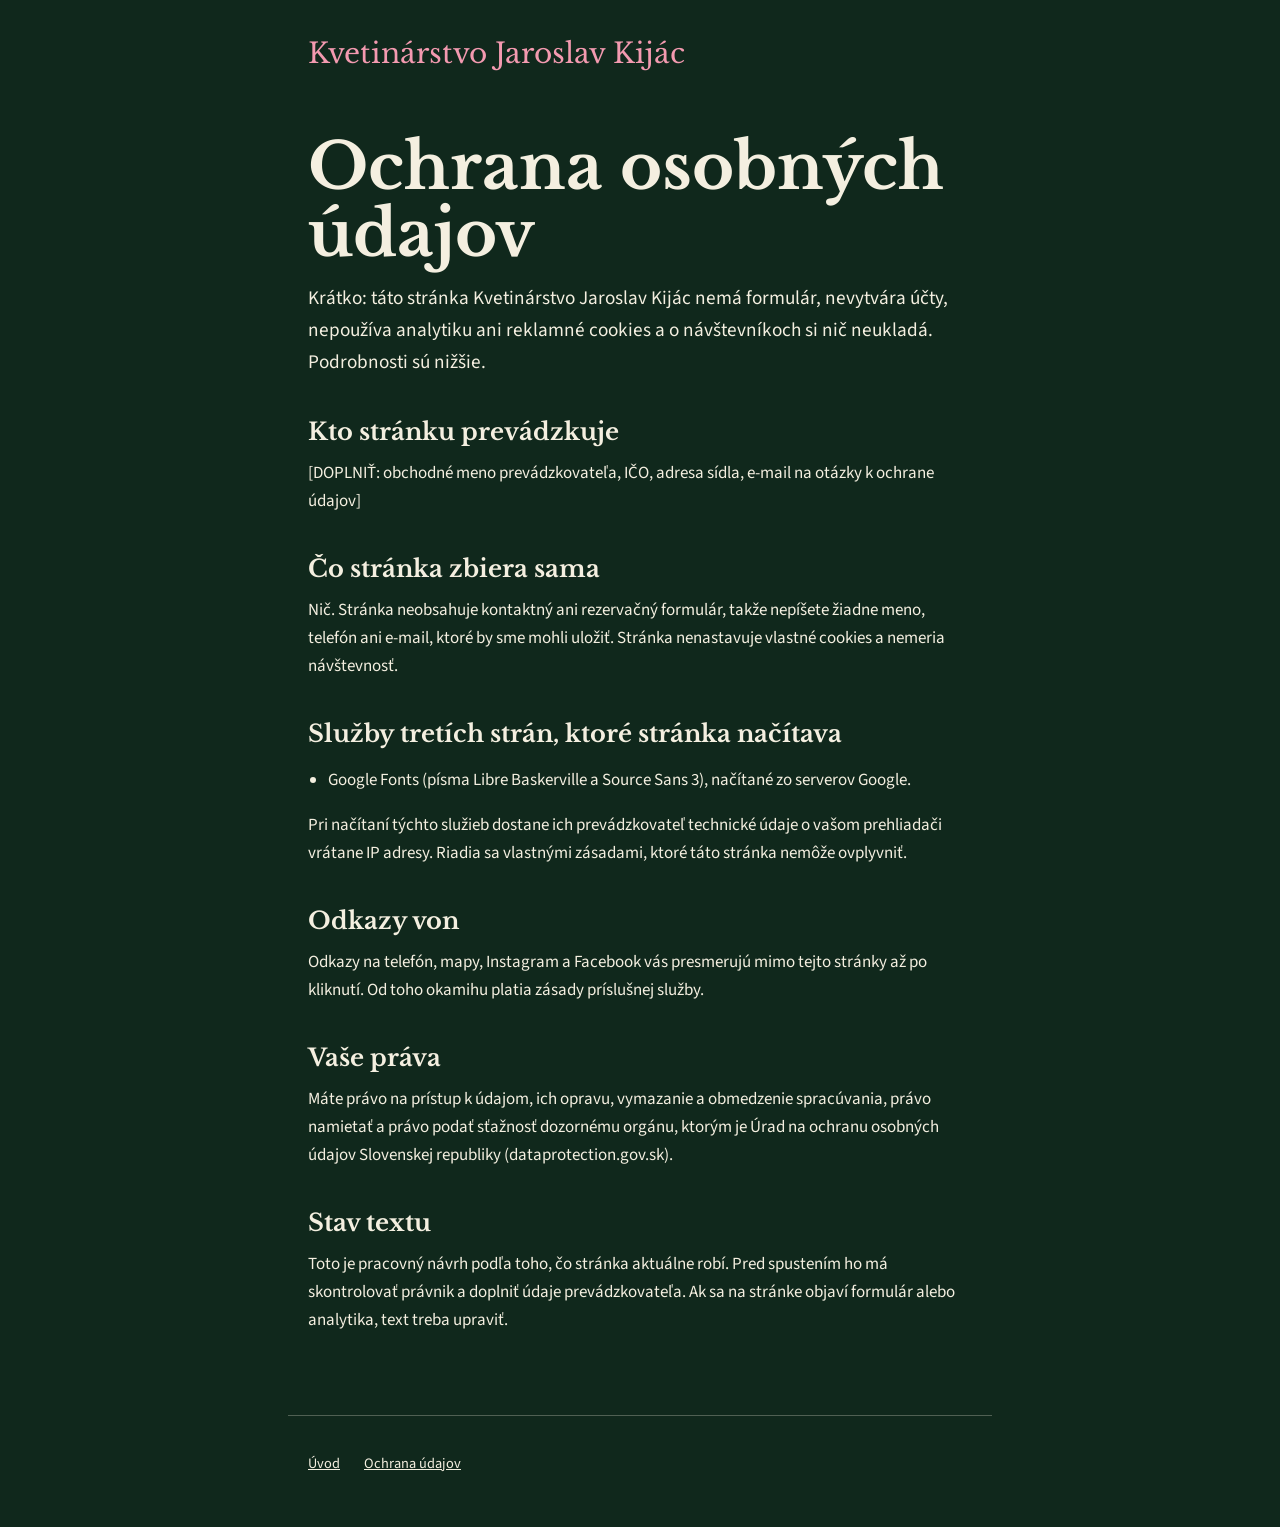
<file: ochrana-udajov.html>
<!doctype html>
<html lang="sk">
<head>
  <meta charset="utf-8">
  <meta name="viewport" content="width=device-width, initial-scale=1">
  <title>Ochrana údajov | Kvetinárstvo Jaroslav Kijác</title>
  <meta name="description" content="Aké údaje spracúva stránka Kvetinárstvo Jaroslav Kijác. Návrh na kontrolu právnikom.">
  <meta name="robots" content="noindex">
  <meta name="theme-color" content="#10281c">
  <link rel="icon" href="assets/favicon.svg" type="image/svg+xml">
  <link rel="preconnect" href="https://fonts.googleapis.com">
  <link rel="preconnect" href="https://fonts.gstatic.com" crossorigin>
  <link href="https://fonts.googleapis.com/css2?family=Libre+Baskerville:wght@400;700&family=Source+Sans+3:wght@400;600;700&display=swap" rel="stylesheet">
  <link rel="stylesheet" href="style.css">
  <link rel="stylesheet" href="page.css">
</head>
<body class="page-body">
  <main class="page">
    <a class="page-home" href="./">Kvetinárstvo Jaroslav Kijác</a>
    <div class="page-content">
      <h1>Ochrana osobných údajov</h1>
      <p class="page-lead">Krátko: táto stránka Kvetinárstvo Jaroslav Kijác nemá formulár, nevytvára účty, nepoužíva analytiku ani reklamné cookies a o návštevníkoch si nič neukladá. Podrobnosti sú nižšie.</p>

      <h2>Kto stránku prevádzkuje</h2>
      <p>[DOPLNIŤ: obchodné meno prevádzkovateľa, IČO, adresa sídla, e-mail na otázky k ochrane údajov]</p>

      <h2>Čo stránka zbiera sama</h2>
      <p>Nič. Stránka neobsahuje kontaktný ani rezervačný formulár, takže nepíšete žiadne meno, telefón ani e-mail, ktoré by sme mohli uložiť. Stránka nenastavuje vlastné cookies a nemeria návštevnosť.</p>

      <h2>Služby tretích strán, ktoré stránka načítava</h2>
      <ul>
        <li>Google Fonts (písma Libre Baskerville a Source Sans 3), načítané zo serverov Google.</li>
      </ul>
      <p>Pri načítaní týchto služieb dostane ich prevádzkovateľ technické údaje o vašom prehliadači vrátane IP adresy. Riadia sa vlastnými zásadami, ktoré táto stránka nemôže ovplyvniť.</p>

      <h2>Odkazy von</h2>
      <p>Odkazy na telefón, mapy, Instagram a Facebook vás presmerujú mimo tejto stránky až po kliknutí. Od toho okamihu platia zásady príslušnej služby.</p>

      <h2>Vaše práva</h2>
      <p>Máte právo na prístup k údajom, ich opravu, vymazanie a obmedzenie spracúvania, právo namietať a právo podať sťažnosť dozornému orgánu, ktorým je Úrad na ochranu osobných údajov Slovenskej republiky (dataprotection.gov.sk).</p>

      <h2>Stav textu</h2>
      <p>Toto je pracovný návrh podľa toho, čo stránka aktuálne robí. Pred spustením ho má skontrolovať právnik a doplniť údaje prevádzkovateľa. Ak sa na stránke objaví formulár alebo analytika, text treba upraviť.</p>

    </div>
  </main>
  <footer class="page-footer">
    <a href="./">Úvod</a>
    <a href="ochrana-udajov.html">Ochrana údajov</a>
  </footer>
</body>
</html>
</file>
<file: style.css>
:root {
  --hero-bg: var(--bg);
  --hero-ink: var(--ink);
  --display-weight: 600;
  --display-leading: 1.02;
  --display-tracking: 0;
  --display-case: none;
  --radius: 8px;
  --radius-button: 6px;
  --space-1: 0.5rem;
  --space-2: 1rem;
  --space-3: 1.5rem;
  --space-4: 2.5rem;
  --space-5: 4rem;
  --space-6: 6rem;
  --gutter: 1.25rem;
  --dock-height: 4.75rem;
  --divider-height: 2.25rem;
  --bg: #10281c;
  --bg-alt: #173826;
  --ink: #f4efe0;
  --ink-muted: #bccab7;
  --accent: #f39ab0;
  --accent-2: #f2c744;
  --on-accent: #10281c;
  --line: rgba(244, 239, 224, 0.28);
  --display-weight: 700;
  --display-leading: 1.1;
  --font-display: "Libre Baskerville", Georgia, serif;
  --font-body: "Source Sans 3", "Segoe UI", sans-serif;
  --radius: 8px;
  --radius-button: 6px;
  --footer-bg: #0a1b13;
  --footer-ink: #f4efe0;
  --art-1: #f39ab0;
  --art-2: #f9c4d0;
  --art-3: #f2c744;
  --art-4: #3f8a52;
  --art-5: #a8456a;
  --art-6: #bfe3ee;
  --tone-ink-accent: #a8476a;
}

*,
*::before,
*::after {
  box-sizing: border-box;
}

html {
  scroll-behavior: smooth;
  scroll-padding-top: 4.5rem;
}

body {
  margin: 0;
  padding-bottom: var(--dock-height);
  background: var(--bg);
  color: var(--ink);
  font-family: var(--font-body);
  font-size: 1.0625rem;
  line-height: 1.6;
}

svg {
  display: block;
  max-width: 100%;
}

a {
  color: inherit;
}

:focus-visible {
  outline: 3px solid var(--accent);
  outline-offset: 3px;
}

h1,
h2,
h3 {
  margin: 0;
  font-family: var(--font-display);
  font-weight: var(--display-weight);
  line-height: var(--display-leading);
  letter-spacing: var(--display-tracking);
  text-transform: var(--display-case);
}

h1 {
  font-size: clamp(2.5rem, 9.5vw, 5.25rem);
}

h2 {
  font-size: clamp(2.1rem, 7vw, 3.75rem);
}

p {
  margin: 0 0 1em;
}

.skip-link {
  position: absolute;
  left: var(--gutter);
  top: -4rem;
  z-index: 20;
  padding: 0.75rem 1rem;
  background: var(--accent);
  color: var(--on-accent);
}

.skip-link:focus {
  top: 0.75rem;
}

.topbar {
  display: flex;
  flex-wrap: wrap;
  align-items: center;
  justify-content: space-between;
  gap: 0.25rem var(--space-3);
  padding: 0.5rem var(--gutter);
  background: var(--hero-bg);
  color: var(--hero-ink);
}

.brand {
  display: inline-flex;
  align-items: center;
  gap: 0.6rem;
  min-height: 2.75rem;
  font-family: var(--font-display);
  font-size: var(--brand-size, 1.5rem);
  font-weight: var(--display-weight);
  letter-spacing: var(--display-tracking);
  text-transform: var(--display-case);
  text-decoration: none;
}

.brand-mark {
  flex: none;
  width: 1.9rem;
  height: 1.9rem;
}

.topbar-nav {
  display: flex;
  align-items: center;
  gap: var(--space-2);
  font-size: 0.98rem;
  font-weight: 500;
}

.topbar-nav a:not(.button) {
  display: inline-block;
  padding: 0.7rem 0.15rem;
  text-decoration: none;
}

.topbar-nav a:not(.button):hover {
  text-decoration: underline;
  text-underline-offset: 0.25em;
}

.topbar-nav .topbar-cta {
  display: none;
  min-height: 2.75rem;
}

.button {
  display: inline-flex;
  align-items: center;
  justify-content: center;
  min-height: 3.25rem;
  padding: 0.75rem var(--space-3);
  border: 2px solid var(--accent);
  border-radius: var(--radius-button);
  background: var(--accent);
  color: var(--on-accent);
  font-family: var(--font-body);
  font-weight: 700;
  text-decoration: none;
  text-align: center;
  transition: background-color 0.2s, color 0.2s, border-color 0.2s;
}

.button:hover {
  background: transparent;
  color: inherit;
}

.button-ghost {
  background: transparent;
  border-color: currentColor;
  color: inherit;
}

.button-ghost:hover {
  background: var(--accent);
  border-color: var(--accent);
  color: var(--on-accent);
}

.actions {
  display: flex;
  flex-wrap: wrap;
  gap: 0.75rem;
}

.hero {
  display: grid;
  gap: var(--space-3);
  align-items: center;
  padding: var(--space-2) var(--gutter) var(--space-5);
  background: var(--hero-bg);
  color: var(--hero-ink);
}

.hero-art {
  order: -1;
  justify-self: center;
}

.hero-art svg {
  width: auto;
  height: min(15rem, 32svh);
  max-width: 100%;
}

.hero-kicker {
  margin: 0 0 var(--space-2);
  font-size: 0.82rem;
  font-weight: 700;
  letter-spacing: 0.16em;
  text-transform: uppercase;
  opacity: 0.8;
}

.hero-lede {
  max-width: 30rem;
  margin: var(--space-2) 0;
  font-size: 1.18rem;
  line-height: 1.5;
}

.hero-rating {
  margin: 0 0 var(--space-3);
  font-size: 0.95rem;
  opacity: 0.85;
}

.hero-rating strong {
  font-family: var(--font-display);
  font-size: 1.35rem;
}

.hero .actions {
  display: none;
}

.hero--center {
  text-align: center;
}

.hero--center .hero-lede {
  margin-inline: auto;
}

.hero--center .actions {
  justify-content: center;
}

.divider {
  height: var(--divider-height);
  background: var(--bg) url("assets/motif.svg") repeat-x center / auto 100%;
}

.section-inner {
  max-width: 72rem;
  margin: 0 auto;
  padding: var(--space-5) var(--gutter);
}

.offer-intro {
  max-width: 34rem;
  margin: var(--space-2) 0 0;
  color: var(--ink-muted);
}

.offer-list {
  margin: var(--space-4) 0 0;
  padding: 0;
  list-style: none;
}

.offer-name {
  font-family: var(--font-display);
  font-weight: var(--display-weight);
  font-size: 1.6rem;
  line-height: 1.15;
  text-transform: var(--display-case);
  letter-spacing: var(--display-tracking);
}

.placeholder {
  border-bottom: 1px dashed currentColor;
  color: var(--ink-muted);
  font-family: var(--font-body);
  font-size: 0.92rem;
  font-weight: 400;
  letter-spacing: 0;
  text-transform: none;
}

.offer--menu .offer-list li {
  display: flex;
  align-items: baseline;
  gap: 0.75rem;
  padding: 0.9rem 0;
}

.offer--menu .offer-gap {
  flex: 1;
  min-width: 1rem;
  border-bottom: 2px dotted var(--line);
}

.offer--menu .offer-list {
  max-width: 44rem;
}

.offer--numbered .offer-list {
  counter-reset: item;
  border-top: 1px solid var(--line);
}

.offer--numbered .offer-list li {
  display: grid;
  grid-template-columns: 3.25rem 1fr;
  align-items: baseline;
  column-gap: var(--space-2);
  padding: var(--space-3) 0;
  border-bottom: 1px solid var(--line);
  counter-increment: item;
}

.offer--numbered .offer-list li::before {
  content: counter(item, decimal-leading-zero);
  grid-row: span 2;
  color: var(--accent-2);
  font-family: var(--font-display);
  font-size: 1.6rem;
}

.offer--numbered .offer-name {
  font-size: clamp(1.8rem, 5vw, 2.6rem);
}

.offer--numbered .placeholder {
  grid-column: 2;
  justify-self: start;
  margin-top: 0.35rem;
}

.offer--numbered .offer-gap,
.offer--tiles .offer-gap,
.offer--chips .offer-gap {
  display: none;
}

.offer--tiles .offer-list {
  display: grid;
  gap: var(--space-2);
}

.offer--tiles .offer-list li {
  padding: var(--space-3);
  border: 1px solid var(--line);
  border-top: 6px solid var(--accent);
  border-radius: var(--radius);
  background: var(--bg-alt);
}

.offer--tiles .offer-list li:nth-child(even) {
  border-top-color: var(--accent-2);
}

.offer--tiles .offer-name,
.offer--tiles .placeholder {
  display: block;
}

.offer--tiles .placeholder {
  display: inline-block;
  margin-top: 0.5rem;
}

.offer--chalk .section-inner {
  max-width: 60rem;
}

.offer--chalk .offer-board {
  margin-top: var(--space-4);
  padding: var(--space-3);
  border: 8px solid var(--board-frame);
  border-radius: var(--radius);
  background: var(--board-bg);
  color: var(--board-ink);
}

.offer--chalk .offer-list {
  margin: 0;
}

.offer--chalk .offer-list li {
  display: flex;
  align-items: baseline;
  gap: 0.75rem;
  padding: 0.8rem 0;
  border-bottom: 1px dashed rgba(255, 255, 255, 0.35);
}

.offer--chalk .offer-list li:last-child {
  border-bottom: 0;
}

.offer--chalk .offer-gap {
  flex: 1;
}

.offer--chalk .placeholder {
  color: inherit;
  opacity: 0.8;
}

.offer--chips .offer-list {
  display: flex;
  flex-wrap: wrap;
  gap: 0.75rem;
}

.offer--chips .offer-list li {
  display: flex;
  flex-direction: column;
  gap: 0.25rem;
  padding: 0.9rem 1.25rem;
  border: 2px solid var(--ink);
  border-radius: var(--radius);
}

.offer--chips .offer-list li:nth-child(3n + 2) {
  background: var(--accent);
  border-color: var(--accent);
  color: var(--on-accent);
}

.offer--chips .offer-list li:nth-child(3n + 2) .placeholder {
  color: inherit;
}

.visit {
  background: var(--bg-alt);
}

.visit-grid {
  display: grid;
  gap: var(--space-4);
  margin-top: var(--space-4);
}

.label {
  display: block;
  margin-bottom: 0.5rem;
  color: var(--ink-muted);
  font-size: 0.8rem;
  font-weight: 700;
  letter-spacing: 0.16em;
  text-transform: uppercase;
}

.visit address {
  font-style: normal;
}

.visit address p {
  margin-bottom: 0.25rem;
}

.visit p a,
.contact-links a {
  display: inline-block;
  padding: 0.55rem 0;
  font-weight: 600;
}

.visit p a {
  padding: 0.55rem 0;
}

.visit-rating strong {
  font-family: var(--font-display);
  font-size: 2.5rem;
  line-height: 1;
}

.map {
  display: block;
  width: 100%;
  height: 20rem;
  margin-top: var(--space-4);
  border: 0;
  border-radius: var(--radius);
}

.footer {
  padding: var(--space-3) var(--gutter) var(--space-4);
  background: var(--footer-bg, var(--ink));
  color: var(--footer-ink, var(--bg));
  font-size: 0.9rem;
}

.footer-links {
  display: flex;
  flex-wrap: wrap;
  gap: var(--space-3);
  margin: 0;
}

.footer-links a {
  display: inline-block;
  padding: 0.7rem 0;
}

.footer-note {
  margin: var(--space-1) 0 0;
  opacity: 0.8;
}

.dock {
  position: fixed;
  inset: auto 0 0 0;
  z-index: 15;
  display: grid;
  grid-template-columns: 1.4fr 1fr;
  gap: 0.75rem;
  padding: 0.75rem var(--gutter) calc(0.75rem + env(safe-area-inset-bottom));
  background: var(--footer-bg, var(--ink));
  color: var(--footer-ink, var(--bg));
  border-top: 1px solid var(--line);
}

@media (min-width: 48rem) {
  :root {
    --gutter: 3rem;
  }

  body {
    padding-bottom: 0;
  }

  .dock {
    display: none;
  }

  .topbar {
    padding-block: 0.75rem;
  }

  .topbar-nav .topbar-cta {
    display: inline-flex;
  }

  .hero {
    grid-template-columns: minmax(0, 1.1fr) minmax(0, 0.9fr);
    gap: var(--space-5);
    min-height: min(44rem, calc(100svh - 4.5rem));
    padding-top: var(--space-4);
  }

  .hero--center {
    grid-template-columns: minmax(0, 1fr);
    gap: var(--space-4);
    align-content: center;
  }

  .hero--center .hero-art {
    order: 0;
  }

  .hero-art {
    order: 0;
    justify-self: end;
  }

  .hero--reverse .hero-art {
    order: -1;
    justify-self: start;
  }

  .hero-art svg {
    height: min(34rem, 68svh);
  }

  .hero--center .hero-art svg {
    height: min(21rem, 36svh);
  }

  .hero .actions {
    display: flex;
  }

  .offer--tiles .offer-list {
    grid-template-columns: repeat(3, 1fr);
  }

  .visit-grid {
    grid-template-columns: repeat(3, 1fr);
    gap: var(--space-5);
  }
}

@media (min-width: 75rem) {
  :root {
    --gutter: max(4rem, calc((100vw - 76rem) / 2));
  }
}

@media (prefers-reduced-motion: reduce) {
  html {
    scroll-behavior: auto;
  }

  .button {
    transition: none;
  }
}

.hero-banner {
  grid-column: 1 / -1;
  order: -2;
  margin: calc(var(--space-2) * -1) calc(var(--gutter) * -1) 0;
}

.hero-banner {
  align-self: start;
}

.hero:has(.hero-banner) {
  align-content: start;
}

.hero-banner svg {
  display: block;
  width: 100%;
  height: auto;
}

.hero-art {
  position: relative;
}

.idea-hint {
  margin: var(--space-1) 0 0;
  font-size: 0.85rem;
  text-align: center;
  opacity: 0.75;
}

.controls {
  display: flex;
  flex-wrap: wrap;
  justify-content: center;
  gap: 0.5rem;
  margin-top: var(--space-2);
}

.control {
  min-height: 2.75rem;
  padding: 0.5rem 1rem;
  border: 2px solid currentColor;
  border-radius: var(--radius-button);
  background: transparent;
  color: inherit;
  font: inherit;
  font-size: 0.95rem;
  font-weight: 600;
  cursor: pointer;
  transition: background-color 0.2s, color 0.2s, border-color 0.2s;
}

.control:hover,
.control[aria-pressed="true"] {
  background: var(--accent);
  border-color: var(--accent);
  color: var(--on-accent);
}

@media (prefers-reduced-motion: reduce) {
  *,
  *::before,
  *::after {
    transition: none !important;
    animation: none !important;
  }

  .control[data-replay] {
    display: none;
  }
}

.art [role="button"],
.art a {
  cursor: pointer;
}

.art [role="button"]:focus-visible,
.art a:focus-visible {
  outline: 3px solid var(--accent);
  outline-offset: 4px;
}

.block {
  --s-bg: var(--bg);
  --s-ink: var(--ink);
  --s-muted: var(--ink-muted);
  --s-line: var(--line);
  --s-accent: var(--accent);
  --s-on-accent: var(--on-accent);
  position: relative;
  background: var(--s-bg);
  color: var(--s-ink);
}

.tone-alt {
  --s-bg: var(--bg-alt);
}

.tone-ink {
  --s-bg: var(--ink);
  --s-ink: var(--bg);
  --s-muted: color-mix(in srgb, var(--bg) 76%, var(--ink));
  --s-line: color-mix(in srgb, var(--bg) 26%, transparent);
  --s-accent: var(--tone-ink-accent, color-mix(in srgb, var(--accent) 55%, var(--bg)));
  --s-on-accent: var(--ink);
}

.tone-accent {
  --s-bg: var(--accent);
  --s-ink: var(--on-accent);
  --s-muted: var(--on-accent);
  --s-line: color-mix(in srgb, var(--on-accent) 36%, transparent);
  --s-accent: var(--on-accent);
  --s-on-accent: var(--accent);
}

.block-inner {
  padding: var(--space-5) var(--gutter);
}

.block-title {
  max-width: 18ch;
  font-size: clamp(2.3rem, 6.4vw, 4.75rem);
}

.block-lead {
  max-width: 38rem;
  margin: var(--space-2) 0 0;
  color: var(--s-muted);
  font-size: 1.16rem;
  line-height: 1.5;
}

.block-lead:empty {
  display: none;
}

.block-note {
  max-width: 38rem;
  margin: var(--space-3) 0 0;
  color: var(--s-muted);
  font-size: 0.9rem;
}

.block .button {
  border-color: var(--s-accent);
  background: var(--s-accent);
  color: var(--s-on-accent);
}

.block .button:hover {
  background: transparent;
  color: var(--s-ink);
}

.block .button-ghost {
  border-color: currentColor;
  background: transparent;
  color: var(--s-ink);
}

.block .button-ghost:hover {
  border-color: var(--s-accent);
  background: var(--s-accent);
  color: var(--s-on-accent);
}

.statement-text {
  max-width: 24ch;
  margin: 0;
  font-family: var(--font-display);
  font-size: clamp(2.2rem, 6.6vw, 5.4rem);
  font-weight: var(--display-weight);
  line-height: 1.04;
  letter-spacing: var(--display-tracking);
  text-transform: var(--display-case);
}

.statement-text em {
  color: var(--s-accent);
  font-style: normal;
}

.statement-facts {
  display: grid;
  gap: var(--space-3);
  margin: var(--space-4) 0 0;
  padding: var(--space-3) 0 0;
  border-top: 1px solid var(--s-line);
}

.statement-facts dt {
  margin-bottom: 0.25rem;
  color: var(--s-muted);
  font-size: 0.8rem;
  font-weight: 700;
  letter-spacing: 0.14em;
  text-transform: uppercase;
}

.statement-facts dd {
  margin: 0;
  font-family: var(--font-display);
  font-size: clamp(1.35rem, 3vw, 1.85rem);
  font-weight: var(--display-weight);
  line-height: 1.15;
}

.rows {
  margin: var(--space-4) 0 0;
  padding: 0;
  list-style: none;
  border-top: 1px solid var(--s-line);
}

.row {
  display: grid;
  gap: var(--space-1);
  padding: var(--space-3) 0;
  border-bottom: 1px solid var(--s-line);
}

.row-name {
  font-family: var(--font-display);
  font-size: clamp(1.75rem, 4.6vw, 3rem);
  font-weight: var(--display-weight);
  line-height: 1.06;
  letter-spacing: var(--display-tracking);
  text-transform: var(--display-case);
}

.row-text {
  max-width: 34rem;
  margin: 0;
  color: var(--s-muted);
}

.steps {
  display: grid;
  gap: var(--space-4);
  margin: var(--space-4) 0 0;
  padding: 0;
  list-style: none;
  counter-reset: step;
}

.step {
  position: relative;
  padding-left: 3.75rem;
  counter-increment: step;
}

.step::before {
  content: counter(step);
  position: absolute;
  top: -0.2rem;
  left: 0;
  display: grid;
  place-items: center;
  width: 2.75rem;
  height: 2.75rem;
  border-radius: var(--radius);
  background: var(--s-accent);
  color: var(--s-on-accent);
  font-family: var(--font-display);
  font-size: 1.35rem;
  font-weight: var(--display-weight);
}

.step-art {
  width: 100%;
  max-width: 13rem;
  margin-bottom: var(--space-2);
}

.step-title {
  font-size: 1.5rem;
  line-height: 1.15;
}

.step-text {
  margin: 0.4rem 0 0;
  color: var(--s-muted);
}

.week-head {
  display: grid;
  gap: var(--space-3);
}

.week-status {
  display: inline-flex;
  align-items: center;
  gap: 0.6rem;
  margin: 0;
  font-weight: 700;
}

.week-status::before {
  content: "";
  width: 0.7rem;
  height: 0.7rem;
  border-radius: 50%;
  background: var(--s-muted);
}

.week-status[data-open="true"]::before {
  background: var(--s-accent);
}

.week {
  margin: var(--space-4) 0 0;
  padding: 0;
  list-style: none;
}

.week-day {
  display: grid;
  grid-template-columns: 2.5rem minmax(0, 1fr) auto;
  align-items: center;
  gap: var(--space-2);
  min-height: 3rem;
  border-top: 1px solid var(--s-line);
}

.week-day.is-today {
  font-weight: 700;
}

.week-track {
  position: relative;
  height: 0.75rem;
  border-radius: 2px;
  background: color-mix(in srgb, var(--s-ink) 9%, transparent);
}

.week-bar {
  position: absolute;
  top: 0;
  bottom: 0;
  left: var(--from);
  width: var(--span);
  border-radius: 2px;
  background: color-mix(in srgb, var(--s-accent) 62%, var(--s-bg));
}

.week-day.is-today .week-bar {
  background: var(--s-accent);
}

.week-time {
  min-width: 6.4rem;
  font-variant-numeric: tabular-nums;
  text-align: right;
}

.notes {
  display: grid;
  gap: 0;
  margin: var(--space-4) 0 0;
  padding: 0;
  list-style: none;
  border-top: 1px solid var(--s-line);
}

.note {
  display: grid;
  gap: 0.2rem;
  padding: var(--space-2) 0;
  border-bottom: 1px solid var(--s-line);
}

.note-title {
  font-weight: 700;
}

.note-text {
  margin: 0;
  color: var(--s-muted);
}

.note-text a {
  display: inline-block;
  padding: 0.65rem 0;
  color: var(--s-ink);
  font-weight: 700;
}

.place-grid {
  display: grid;
}

.place-map {
  position: relative;
  min-height: 21rem;
  overflow: hidden;
  background: var(--bg-alt);
}

.street-map {
  position: absolute;
  inset: 0;
  width: 100%;
  height: 100%;
  max-width: none;
}

.map-street {
  font-family: var(--font-body);
  font-size: 15px;
  font-weight: 600;
  letter-spacing: 0.03em;
  paint-order: stroke;
  stroke: var(--bg);
  stroke-width: 4px;
  stroke-linejoin: round;
}

.map-pin-label {
  font-family: var(--font-display);
  font-size: 24px;
  font-weight: var(--display-weight);
  paint-order: stroke;
  stroke: var(--bg);
  stroke-width: 6px;
  stroke-linejoin: round;
}

.place-credit {
  position: absolute;
  right: 0;
  bottom: 0;
  z-index: 1;
  padding: 0.15rem 0.5rem;
  background: color-mix(in srgb, var(--s-bg) 82%, transparent);
  font-size: 0.72rem;
}

.place-copy {
  padding: var(--space-5) var(--gutter);
}

.place-copy .block-title {
  font-size: clamp(2rem, 3.6vw, 3.25rem);
}

.block-title,
.statement-text,
.closing-title,
.row-name,
.step-title {
  overflow-wrap: break-word;
  hyphens: auto;
}

.place-address {
  margin: var(--space-3) 0 0;
  font-style: normal;
  font-size: 1.2rem;
  line-height: 1.4;
}

.place-text {
  max-width: 30rem;
  margin: var(--space-2) 0 0;
  color: var(--s-muted);
}

.place-links {
  display: grid;
  justify-items: start;
  gap: 0.15rem;
  margin: var(--space-3) 0 0;
  padding: 0;
  list-style: none;
}

.place-links a {
  display: inline-block;
  padding: 0.6rem 0;
  font-weight: 700;
}

.photo-band {
  margin: 0;
}

.photo-band img {
  display: block;
  width: 100%;
  height: clamp(20rem, 62vw, 40rem);
  object-fit: cover;
}

.photo-band figcaption {
  padding: var(--space-1) var(--gutter);
  background: var(--s-bg);
  color: var(--s-muted);
  font-size: 0.8rem;
}

.closing-grid {
  display: grid;
  gap: var(--space-4);
}

.closing-title {
  max-width: 14ch;
  font-size: clamp(2.6rem, 8.6vw, 6.5rem);
}

.closing-score {
  margin: 0;
}

.closing-score strong {
  display: block;
  margin-bottom: 0.4rem;
  font-variant-numeric: lining-nums;
  font-family: var(--font-display);
  font-size: clamp(4rem, 13vw, 8.5rem);
  font-weight: var(--display-weight);
  line-height: 1;
}

.closing .actions {
  margin-top: var(--space-3);
}

.topbar-nav a:not(.button) {
  white-space: nowrap;
}

.dock {
  grid-template-columns: 1.9fr 1fr;
}

.dock .button {
  padding-inline: 0.5rem;
  font-size: clamp(0.84rem, 3.9vw, 0.98rem);
  line-height: 1.15;
}

@media (max-width: 47.99rem) {
  .topbar {
    flex-wrap: nowrap;
    gap: 0.75rem;
  }

  .brand {
    min-width: 0;
    white-space: nowrap;
  }

  .topbar-nav {
    gap: 0.7rem;
    font-size: 0.9rem;
  }

  .topbar-nav a:not(.button):nth-of-type(n + 3) {
    display: none;
  }
}

@media (min-width: 48rem) {
  .block-inner {
    padding-block: var(--space-6);
  }

  .statement-facts {
    grid-template-columns: repeat(auto-fit, minmax(11rem, 1fr));
    gap: var(--space-4);
  }

  .row {
    grid-template-columns: minmax(0, 1fr) minmax(0, 1fr);
    align-items: baseline;
    gap: var(--space-4);
  }

  .steps {
    grid-template-columns: repeat(var(--step-count, 3), minmax(0, 1fr));
    gap: var(--space-3);
  }

  .step {
    padding-left: 0;
    padding-top: 3.75rem;
  }

  .week-head {
    grid-template-columns: minmax(0, 1fr) auto;
    align-items: end;
  }

  .notes {
    grid-template-columns: repeat(2, minmax(0, 1fr));
    column-gap: var(--space-5);
  }

  .place-grid {
    grid-template-columns: minmax(0, 1.5fr) minmax(0, 1fr);
    min-height: 40rem;
  }

  .place-grid--flip .place-map {
    order: 1;
  }

  .place-copy {
    align-self: center;
    padding-left: var(--space-5);
  }

  .place-grid--flip .place-copy {
    padding-right: var(--space-5);
    padding-left: var(--gutter);
  }

  .closing-grid {
    grid-template-columns: minmax(0, 1fr) auto;
    align-items: end;
  }
}

.calendar {
  margin-top: var(--space-4);
}

.calendar-head,
.calendar-row {
  display: grid;
  grid-template-columns: repeat(12, minmax(0, 1fr));
  align-items: center;
}

.calendar-head {
  color: var(--s-muted);
  font-size: 0.72rem;
  font-weight: 700;
  text-align: center;
}

.calendar-head span.is-now {
  color: var(--s-accent);
}

.calendar-row {
  position: relative;
  grid-template-rows: auto 0.8rem;
  row-gap: 0.15rem;
  padding: 0.55rem 0;
  border-top: 1px solid var(--s-line);
}

.calendar-name {
  grid-column: 1 / -1;
  font-weight: 700;
}

.calendar-bar {
  grid-row: 2;
  grid-column: var(--from) / var(--to);
  height: 0.8rem;
  border-radius: 2px;
  background: var(--s-accent);
}

@media (min-width: 48rem) {
  .calendar-head,
  .calendar-row {
    grid-template-columns: 11rem repeat(12, minmax(0, 1fr));
  }

  .calendar-head::before {
    content: "";
  }

  .calendar-row {
    grid-template-rows: auto;
  }

  .calendar-name {
    grid-column: 1;
  }

  .calendar-bar {
    grid-row: 1;
    grid-column: calc(var(--from) + 1) / calc(var(--to) + 1);
  }
}
.fa1{fill:var(--art-1)}
.sa1{stroke:var(--art-1);fill:none}
.fa2{fill:var(--art-2)}
.sa2{stroke:var(--art-2);fill:none}
.fa3{fill:var(--art-3)}
.sa3{stroke:var(--art-3);fill:none}
.fa4{fill:var(--art-4)}
.sa4{stroke:var(--art-4);fill:none}
.fa5{fill:var(--art-5)}
.sa5{stroke:var(--art-5);fill:none}
.fa6{fill:var(--art-6)}
.sa6{stroke:var(--art-6);fill:none}
.fn{fill:none}
.fb{fill:var(--hero-bg)}
.art-text{font-family:var(--font-display);font-weight:var(--display-weight)}
.art{stroke-linecap:round;stroke-linejoin:round}
.vase .lean {
  transform: rotate(var(--lean, 0deg));
  transform-origin: 180px 300px;
  transition: transform 0.6s ease-out;
}

.vase .sway {
  transform-origin: 180px 300px;
}

.vase .bloom {
  transform-box: fill-box;
  transform-origin: center;
}

@media (prefers-reduced-motion: no-preference) {
.vase .sway {
  animation: vase-sway 7s ease-in-out infinite alternate;
}

.vase.is-growing .stem {
  stroke-dasharray: 1;
  animation: vase-stem 0.9s ease-out both;
  animation-delay: calc(var(--i) * 0.12s);
}

.vase.is-growing .bloom {
  animation: vase-bloom 0.7s cubic-bezier(0.3, 1.4, 0.5, 1) both;
  animation-delay: calc(0.8s + var(--i) * 0.15s);
}

@keyframes vase-sway {
  from { transform: rotate(-1.2deg); }
  to { transform: rotate(1.2deg); }
}

@keyframes vase-stem {
  from { stroke-dashoffset: 1; }
  to { stroke-dashoffset: 0; }
}

@keyframes vase-bloom {
  from { transform: scale(0); }
  to { transform: scale(1); }
}
}
</file>
<file: page.css>
:root {
  --page-bg: var(--bg);
  --page-ink: var(--ink);
  --page-accent: var(--accent);
  --page-accent-ink: var(--on-accent);
  --page-line: var(--line);
  --page-display-font: var(--font-display);
  --page-body-font: var(--font-body);
}

.page-body {
  min-height: 100vh;
  padding-bottom: 0;
  background: var(--page-bg);
  color: var(--page-ink);
  font-family: var(--page-body-font);
}

.page {
  max-width: 44rem;
  margin: 0 auto;
  padding: 1.5rem 1.25rem 4rem;
}

.page-home {
  display: inline-block;
  margin-bottom: 3rem;
  padding: 0.5rem 0;
  color: var(--page-accent);
  font-family: var(--page-display-font);
  font-size: 1.75rem;
  text-decoration: none;
}

.page-content h1 {
  margin-bottom: 1rem;
  font-family: var(--page-display-font);
  font-size: clamp(2.5rem, 8vw, 4rem);
  line-height: 1.05;
}

.page-content h2 {
  margin: 2.5rem 0 0.75rem;
  font-family: var(--page-display-font);
  font-size: 1.5rem;
  line-height: 1.2;
}

.page-content p,
.page-content li {
  line-height: 1.65;
}

.page-content ul {
  padding-left: 1.25rem;
}

.page-lead {
  font-size: 1.2rem;
}

.page-code {
  margin: 0;
  color: var(--page-accent);
  font-family: var(--page-display-font);
  font-size: clamp(5rem, 24vw, 10rem);
  line-height: 1;
}

.page-button {
  display: inline-flex;
  align-items: center;
  min-height: 3.25rem;
  padding: 0.75rem 1.5rem;
  background: var(--page-accent);
  color: var(--page-accent-ink);
  font-weight: 700;
  text-decoration: none;
}

.page-button:hover {
  background: var(--page-ink);
}

.page-content a:not(.page-button) {
  text-decoration-color: var(--page-accent);
  text-underline-offset: 0.2em;
}

.page-footer {
  display: flex;
  gap: 1.5rem;
  max-width: 44rem;
  margin: 0 auto;
  padding: 1.5rem 1.25rem 2.5rem;
  border-top: 1px solid var(--page-line);
  font-size: 0.9rem;
}

.page-footer a {
  display: inline-block;
  padding: 0.75rem 0;
}

.page-content p a:not(.page-button) {
  display: inline-block;
  padding: 0.5rem 0;
}
</file>
